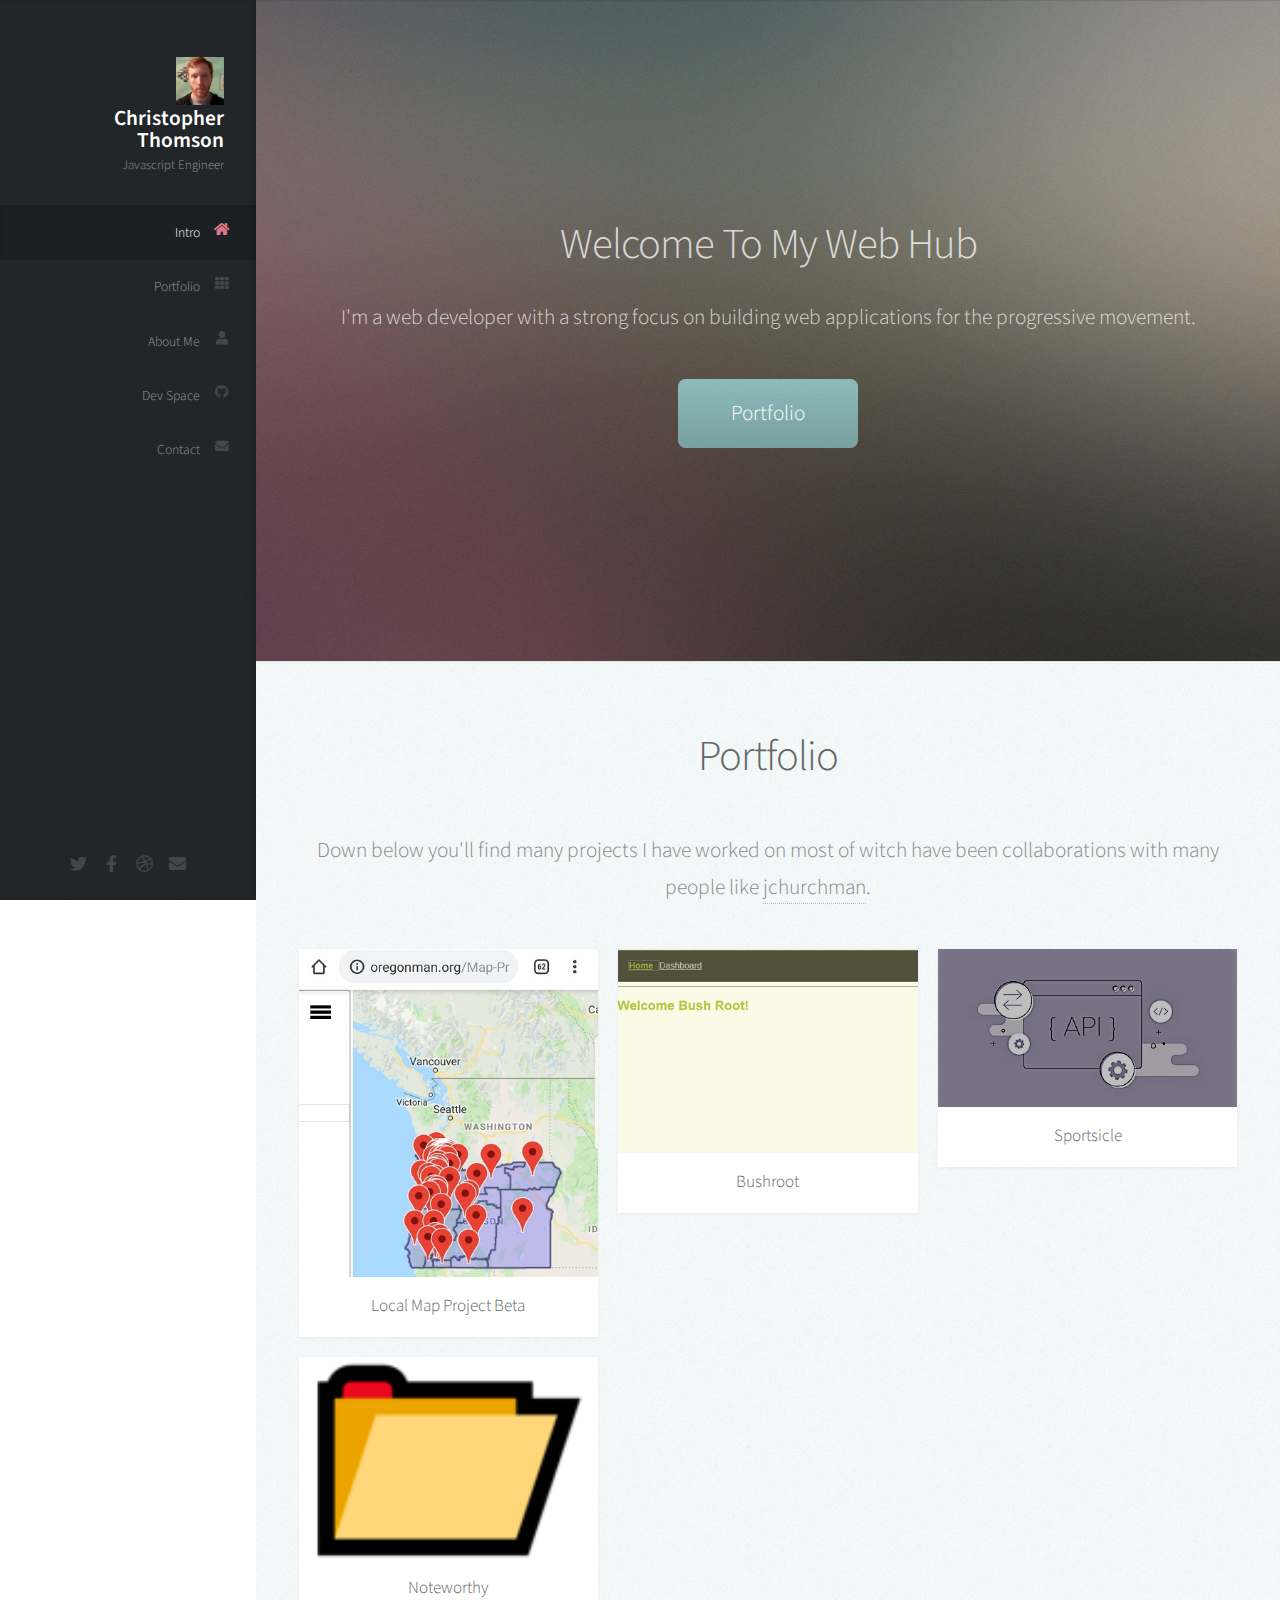
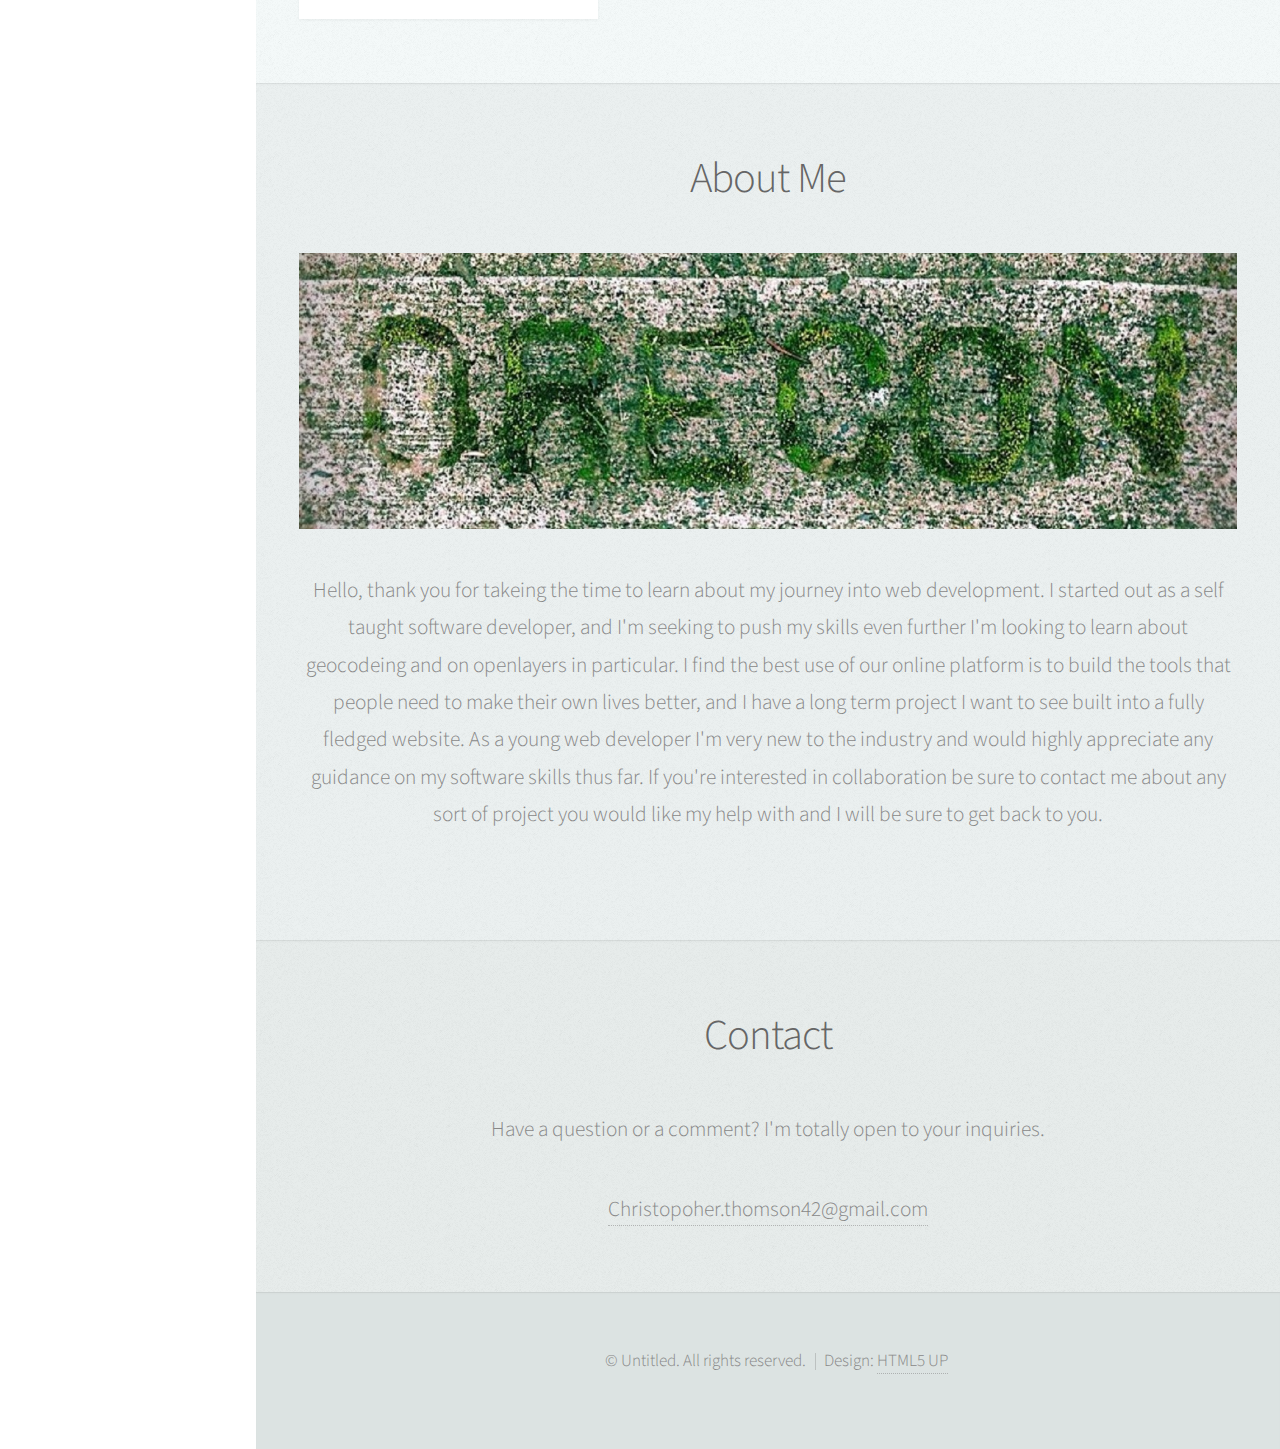
<file: index.html>
<!DOCTYPE HTML>
<!--
	Prologue by HTML5 UP
	html5up.net | @ajlkn
	Free for personal and commercial use under the CCA 3.0 license (html5up.net/license)
-->
<html>
	<head>
		<title>Oregonman.org</title>
		<meta charset="utf-8" />
		<meta name="viewport" content="width=device-width, initial-scale=1, user-scalable=no" />
		<link rel="stylesheet" href="assets/css/main.css" />
	</head>
	<body class="is-preload">

		<!-- Header -->
			<div id="header">

				<div class="top">

					<!-- Logo -->
						<div id="logo">
							<span class="image avatar48"><img src="images/headshot.jpg" alt="" /></span>
							<h1 id="title">Christopher Thomson</h1>
							<p>Javascript Engineer</p>
						</div>

					<!-- Nav -->
						<nav id="nav">
							<ul>
								<li><a href="#top" id="top-link"><span class="icon solid fa-home">Intro</span></a></li>
								<li><a href="#portfolio" id="portfolio-link"><span class="icon solid fa-th">Portfolio</span></a></li>
                                <li><a href="#about" id="about-link"><span class="icon solid fa-user">About Me</span></a></li>
                                <li><a href="https://github.com/Thomson42" id="about-link"><span class="icon brands fa-github">Dev Space</span></a></li>
								<li><a href="#contact" id="contact-link"><span class="icon solid fa-envelope">Contact</span></a></li>
							</ul>
						</nav>

				</div>

				<div class="bottom">

					<!-- Social Icons -->
						<ul class="icons">
							<li><a href="https://twitter.com/TyrChristopher" class="icon brands fa-twitter"><span class="label">Twitter</span></a></li>
							<li><a href="https://www.facebook.com/christopher.thomson42" class="icon brands fa-facebook-f"><span class="label">Facebook</span></a></li>
							<li><a href="#" class="icon brands fa-dribbble"><span class="label">Dribbble</span></a></li>
							<li><a href="mailto:christopher.thomson42@gmail.com" class="icon solid fa-envelope"><span class="label">Email</span></a></li>
						</ul>

				</div>

			</div>

		<!-- Main -->
			<div id="main">

				<!-- Intro -->
					<section id="top" class="one dark cover">
						<div class="container">

							<header>
								<h2 class="alt">Welcome To My Web Hub</h2>
								<p>I'm a web developer with a strong focus on building web applications for the progressive movement.</p>
							</header>

							<footer>
								<a href="#portfolio" class="button scrolly">Portfolio</a>
							</footer>

						</div>
					</section>

				<!-- Portfolio -->
					<section id="portfolio" class="two">
						<div class="container">

							<header>
								<h2>Portfolio</h2>
							</header>

							<p>Down below you'll find many projects I have worked on most of witch have been collaborations with
                                 many people like <a href="https://github.com/jchurchman">jchurchman</a>.</p>

							<div class="row">
								<div class="col-4 col-12-mobile">
									<article class="item">
										<a href="http://oregonman.org/Map-Project-Beta/" class="image fit"><img src="images/Map-Project.jpg" alt="" /></a>
										<header>
											<h3>Local Map Project Beta</h3>
										</header>
									</article>
									<article class="item">
										<a href="https://github.com/Thomson42/noteworthy" class="image fit"><img src="images/fileEmoji.png" alt="" /></a>
										<header>
											<h3>Noteworthy</h3>
										</header>
									</article>
								</div>
								<div class="col-4 col-12-mobile">
									<article class="item">
										<a href="http://bushroot.herokuapp.com/" class="image fit"><img src="images/bushroot.png" alt="" /></a>
										<header>
											<h3>Bushroot</h3>
										</header>
									</article>
									<!--<article class="item">
										<a href="#" class="image fit"><img src="images/pic05.jpg" alt="" /></a>
										<header>
											<h3>Natoque Vitae</h3>
										</header>
									</article> -->
								</div>
								<div class="col-4 col-12-mobile">
									<article class="item">
										<a href="https://github.com/Thomson42/sportsicle" class="image fit"><img src="images/an-API.png" alt="" /></a>
										<header>
											<h3>Sportsicle</h3>
										</header>
									</article>
								<!-- <article class="item">
										<a href="#" class="image fit"><img src="images/pic07.jpg" alt="" /></a>
										<header>
											<h3>Orci Convallis</h3>
										</header>
									</article> -->
								</div>
							</div>

						</div>
					</section>

				<!-- About Me -->
					<section id="about" class="three">
						<div class="container">

							<header>
								<h2>About Me</h2>
							</header>

							<a href="#" class="image featured"><img src="images/OregonG.jpg" alt="" /></a>

							<!--<div class="bio-choices" style="float:right">
								<form class="bio-length">
								  <h4>Bio Length</h4>
								  <div>
									<input type="radio" checked="" name="length" id="short">
									<label for="short">Short</label>
								  </div>
								  <div>
									<input type="radio" checked="" name="length" id="medium">
									<label for="medium">Medium</label>
								  </div>
								  <div>
									<input type="radio" name="length" id="long">
									<label for="long">Long</label>
								  </div>
								</form>
								<form class="bio-style col">
								  <h4>Style</h4>
								  <div>
									<input type="radio" checked="" name="style" id="first">
									<label for="first">1st Person</label>
								  </div>
								  <div>
									<input type="radio" name="style" id="third">
									<label for="third">3rd Person</label>
								  </div>
								</form>
								<form class="bio-style col">
								  <h4>Code</h4>
								  <div>
									<input type="radio" checked="" name="code" id="rendered">
									<label for="rendered">Rendered</label>
								  </div>
								  <div>
									<input type="radio" name="code" id="html">
									<label for="html">HTML</label>
								  </div>
								  <div>
									<input type="radio" name="code" id="markdown">
									<label for="markdown">Markdown</label>
								  </div>
								</form>
							  </div> -->

							<p>Hello, thank you for takeing the time to learn about my journey into web development.
								I started out as a self taught software developer, and I'm seeking to push my skills even further 
								I'm looking to learn about geocodeing and on openlayers in particular. I find the best 
								use of our online platform is to build the tools that people need to make their own lives better, 
								and I have a long term project I want to see built into a fully fledged website.
								As a young web developer I'm very new to the industry and would highly appreciate any guidance on
								my software skills thus far. If you're interested in collaboration be sure to contact me about any 
								sort of project you would like my help with and I will be sure to get back to you.</p>

						</div>
					</section>

				<!-- Contact -->
					<section id="contact" class="four">
						<div class="container">

							<header>
								<h2>Contact</h2>
							</header>

							<p>Have a question or a comment? I'm totally open to your inquiries.</p>

							<a href="mailto:christopher.thomson42@gmail.com">
								Christopoher.thomson42@gmail.com
							</a>

						</div>
					</section>

			</div>

		<!-- Footer -->
			<div id="footer">

				<!-- Copyright -->
					<ul class="copyright">
						<li>&copy; Untitled. All rights reserved.</li><li>Design: <a href="http://html5up.net">HTML5 UP</a></li>
					</ul>

			</div>

		<!-- Scripts -->
			<script src="assets/js/jquery.min.js"></script>
			<script src="assets/js/jquery.scrolly.min.js"></script>
			<script src="assets/js/jquery.scrollex.min.js"></script>
			<script src="assets/js/browser.min.js"></script>
			<script src="assets/js/breakpoints.min.js"></script>
			<script src="assets/js/util.js"></script>
			<script src="assets/js/main.js"></script>

	</body>
</html>
</file>
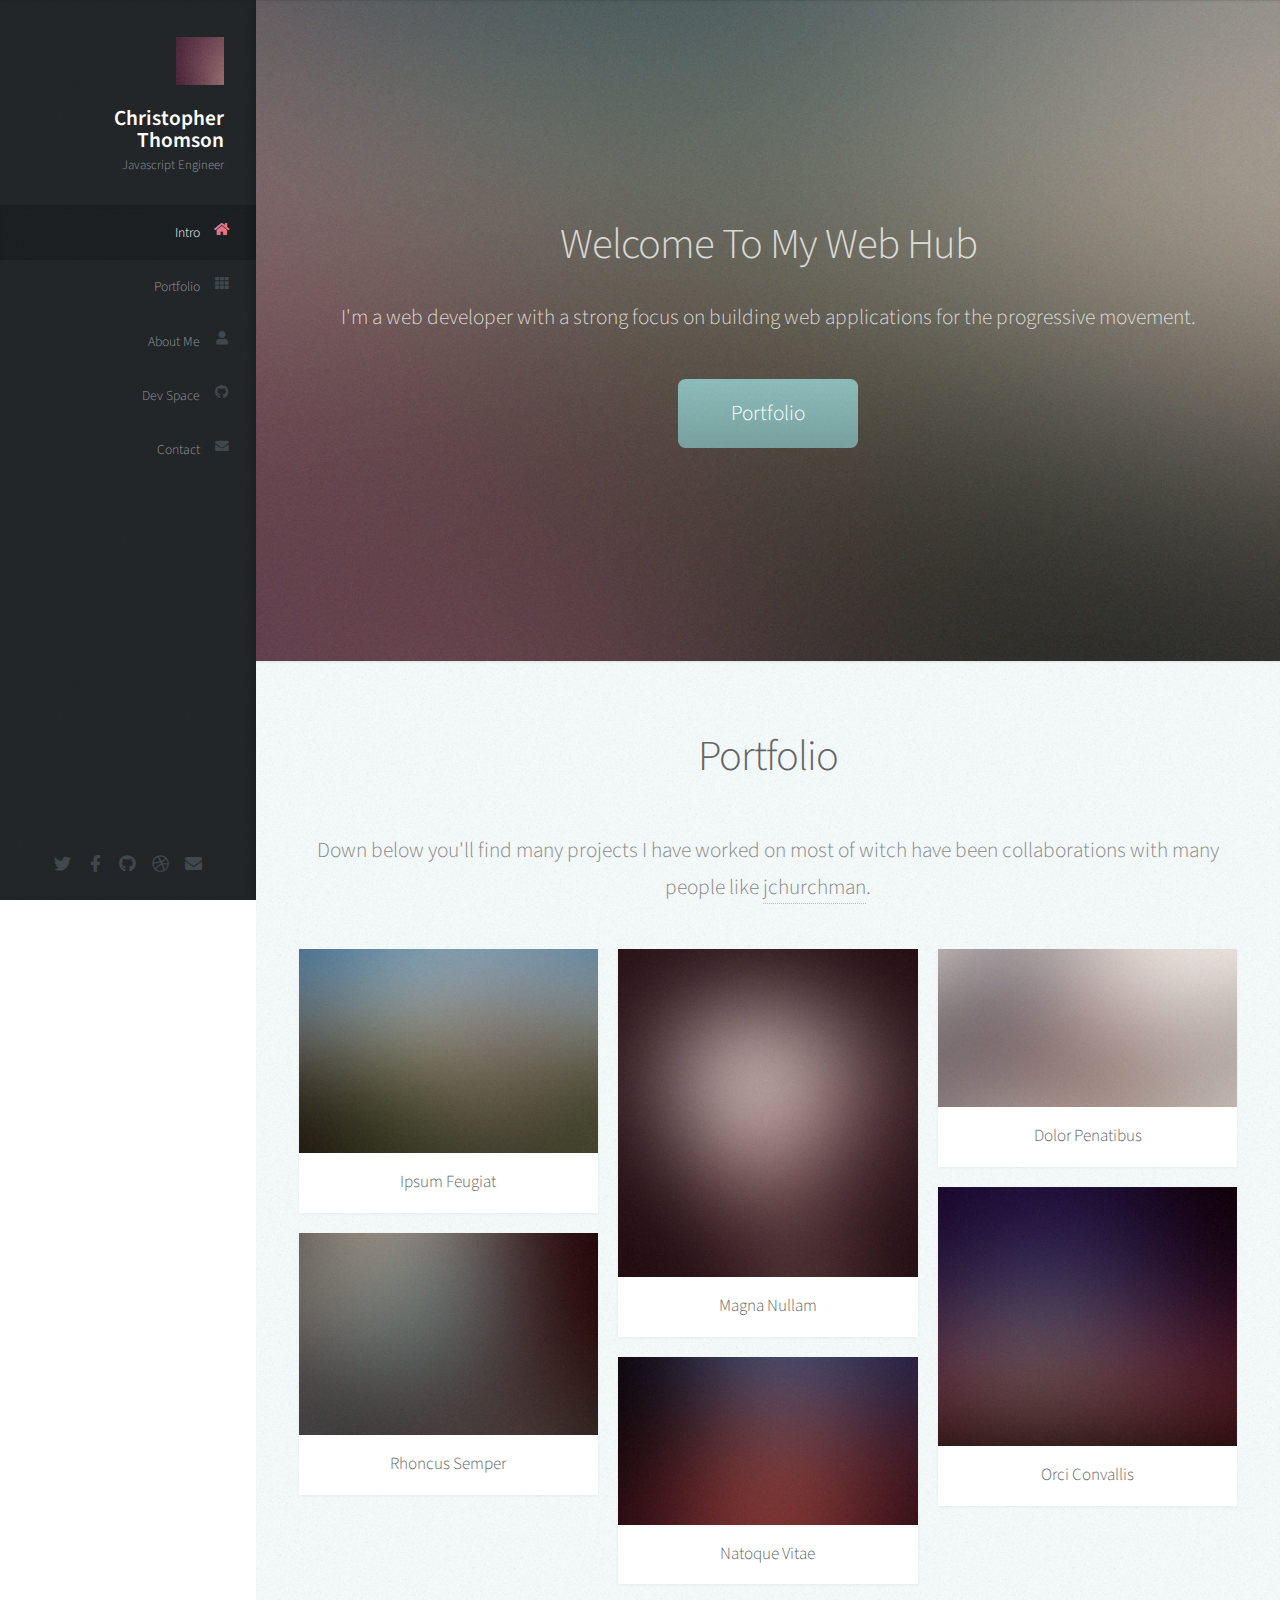
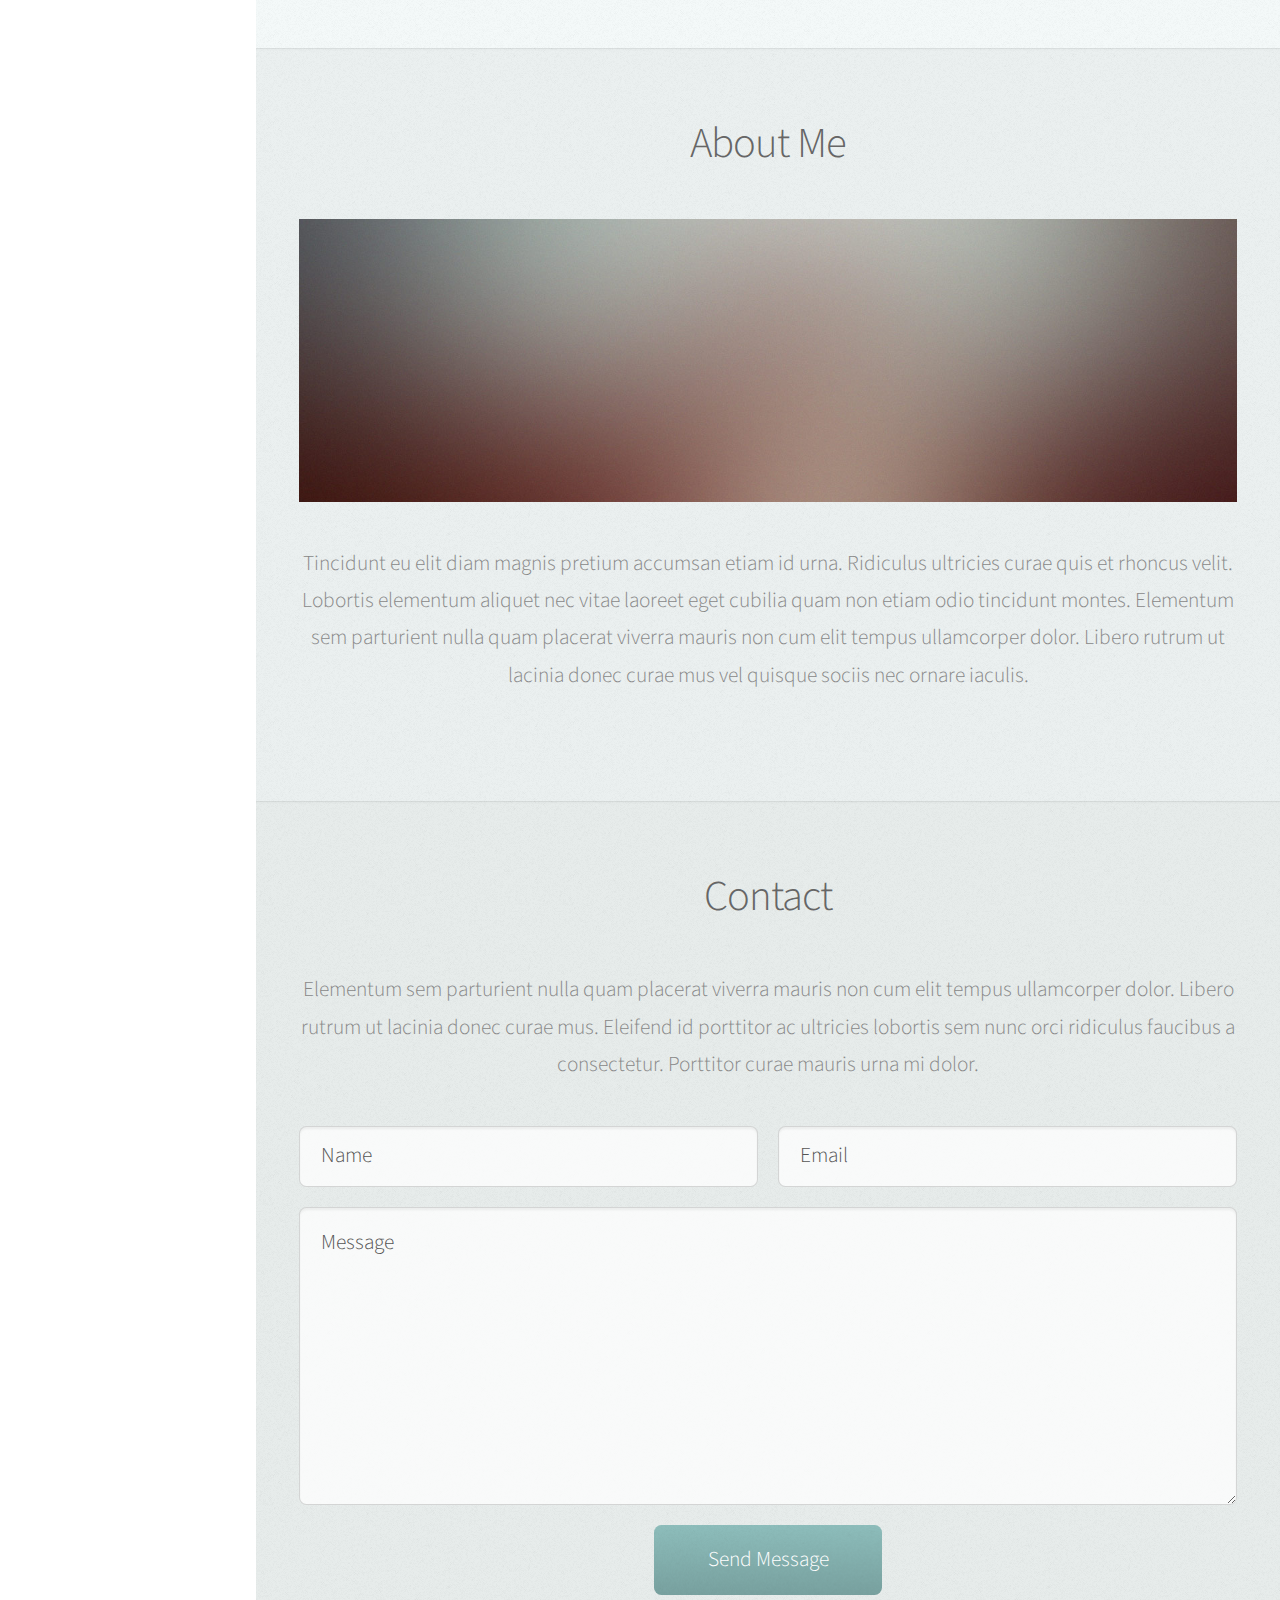
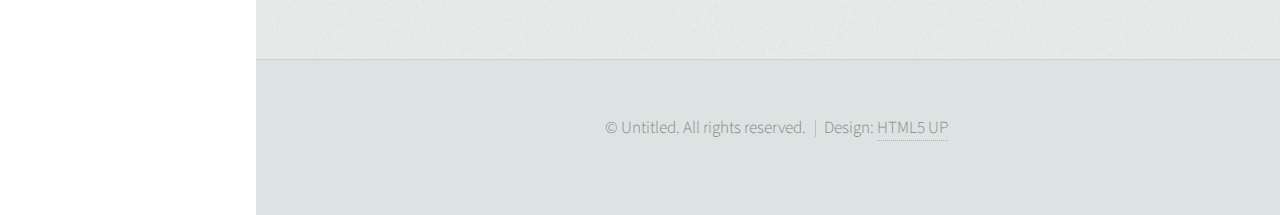
<file: public/index.html>
<!DOCTYPE HTML>
<!--
	Prologue by HTML5 UP
	html5up.net | @ajlkn
	Free for personal and commercial use under the CCA 3.0 license (html5up.net/license)
-->
<html>
	<head>
		<title>Oregonman.org</title>
		<meta charset="utf-8" />
		<meta name="viewport" content="width=device-width, initial-scale=1, user-scalable=no" />
		<link rel="stylesheet" href="assets/css/main.css" />
	</head>
	<body class="is-preload">

		<!-- Header -->
			<div id="header">

				<div class="top">

					<!-- Logo -->
						<div id="logo">
							<span class="image avatar48"><img src="images/avatar.jpg" alt="" /></span>
							<h1 id="title">Christopher Thomson</h1>
							<p>Javascript Engineer</p>
						</div>

					<!-- Nav -->
						<nav id="nav">
							<ul>
								<li><a href="#top" id="top-link"><span class="icon solid fa-home">Intro</span></a></li>
								<li><a href="#portfolio" id="portfolio-link"><span class="icon solid fa-th">Portfolio</span></a></li>
                                <li><a href="#about" id="about-link"><span class="icon solid fa-user">About Me</span></a></li>
                                <li><a href="#about" id="about-link"><span class="icon brands fa-github">Dev Space</span></a></li>
								<li><a href="#contact" id="contact-link"><span class="icon solid fa-envelope">Contact</span></a></li>
							</ul>
						</nav>

				</div>

				<div class="bottom">

					<!-- Social Icons -->
						<ul class="icons">
							<li><a href="#" class="icon brands fa-twitter"><span class="label">Twitter</span></a></li>
							<li><a href="#" class="icon brands fa-facebook-f"><span class="label">Facebook</span></a></li>
							<li><a href="#" class="icon brands fa-github"><span class="label">Github</span></a></li>
							<li><a href="#" class="icon brands fa-dribbble"><span class="label">Dribbble</span></a></li>
							<li><a href="#" class="icon solid fa-envelope"><span class="label">Email</span></a></li>
						</ul>

				</div>

			</div>

		<!-- Main -->
			<div id="main">

				<!-- Intro -->
					<section id="top" class="one dark cover">
						<div class="container">

							<header>
								<h2 class="alt">Welcome To My Web Hub</h2>
								<p>I'm a web developer with a strong focus on building web applications for the progressive movement.</p>
							</header>

							<footer>
								<a href="#portfolio" class="button scrolly">Portfolio</a>
							</footer>

						</div>
					</section>

				<!-- Portfolio -->
					<section id="portfolio" class="two">
						<div class="container">

							<header>
								<h2>Portfolio</h2>
							</header>

							<p>Down below you'll find many projects I have worked on most of witch have been collaborations with
                                 many people like <a href="https://github.com/jchurchman">jchurchman</a>.</p>

							<div class="row">
								<div class="col-4 col-12-mobile">
									<article class="item">
										<a href="#" class="image fit"><img src="images/pic02.jpg" alt="" /></a>
										<header>
											<h3>Ipsum Feugiat</h3>
										</header>
									</article>
									<article class="item">
										<a href="#" class="image fit"><img src="images/pic03.jpg" alt="" /></a>
										<header>
											<h3>Rhoncus Semper</h3>
										</header>
									</article>
								</div>
								<div class="col-4 col-12-mobile">
									<article class="item">
										<a href="#" class="image fit"><img src="images/pic04.jpg" alt="" /></a>
										<header>
											<h3>Magna Nullam</h3>
										</header>
									</article>
									<article class="item">
										<a href="#" class="image fit"><img src="images/pic05.jpg" alt="" /></a>
										<header>
											<h3>Natoque Vitae</h3>
										</header>
									</article>
								</div>
								<div class="col-4 col-12-mobile">
									<article class="item">
										<a href="#" class="image fit"><img src="images/pic06.jpg" alt="" /></a>
										<header>
											<h3>Dolor Penatibus</h3>
										</header>
									</article>
									<article class="item">
										<a href="#" class="image fit"><img src="images/pic07.jpg" alt="" /></a>
										<header>
											<h3>Orci Convallis</h3>
										</header>
									</article>
								</div>
							</div>

						</div>
					</section>

				<!-- About Me -->
					<section id="about" class="three">
						<div class="container">

							<header>
								<h2>About Me</h2>
							</header>

							<a href="#" class="image featured"><img src="images/pic08.jpg" alt="" /></a>

							<p>Tincidunt eu elit diam magnis pretium accumsan etiam id urna. Ridiculus
							ultricies curae quis et rhoncus velit. Lobortis elementum aliquet nec vitae
							laoreet eget cubilia quam non etiam odio tincidunt montes. Elementum sem
							parturient nulla quam placerat viverra mauris non cum elit tempus ullamcorper
							dolor. Libero rutrum ut lacinia donec curae mus vel quisque sociis nec
							ornare iaculis.</p>

						</div>
					</section>

				<!-- Contact -->
					<section id="contact" class="four">
						<div class="container">

							<header>
								<h2>Contact</h2>
							</header>

							<p>Elementum sem parturient nulla quam placerat viverra
							mauris non cum elit tempus ullamcorper dolor. Libero rutrum ut lacinia
							donec curae mus. Eleifend id porttitor ac ultricies lobortis sem nunc
							orci ridiculus faucibus a consectetur. Porttitor curae mauris urna mi dolor.</p>

							<form method="post" action="#">
								<div class="row">
									<div class="col-6 col-12-mobile"><input type="text" name="name" placeholder="Name" /></div>
									<div class="col-6 col-12-mobile"><input type="text" name="email" placeholder="Email" /></div>
									<div class="col-12">
										<textarea name="message" placeholder="Message"></textarea>
									</div>
									<div class="col-12">
										<input type="submit" value="Send Message" />
									</div>
								</div>
							</form>

						</div>
					</section>

			</div>

		<!-- Footer -->
			<div id="footer">

				<!-- Copyright -->
					<ul class="copyright">
						<li>&copy; Untitled. All rights reserved.</li><li>Design: <a href="http://html5up.net">HTML5 UP</a></li>
					</ul>

			</div>

		<!-- Scripts -->
			<script src="assets/js/jquery.min.js"></script>
			<script src="assets/js/jquery.scrolly.min.js"></script>
			<script src="assets/js/jquery.scrollex.min.js"></script>
			<script src="assets/js/browser.min.js"></script>
			<script src="assets/js/breakpoints.min.js"></script>
			<script src="assets/js/util.js"></script>
			<script src="assets/js/main.js"></script>

	</body>
</html>
</file>
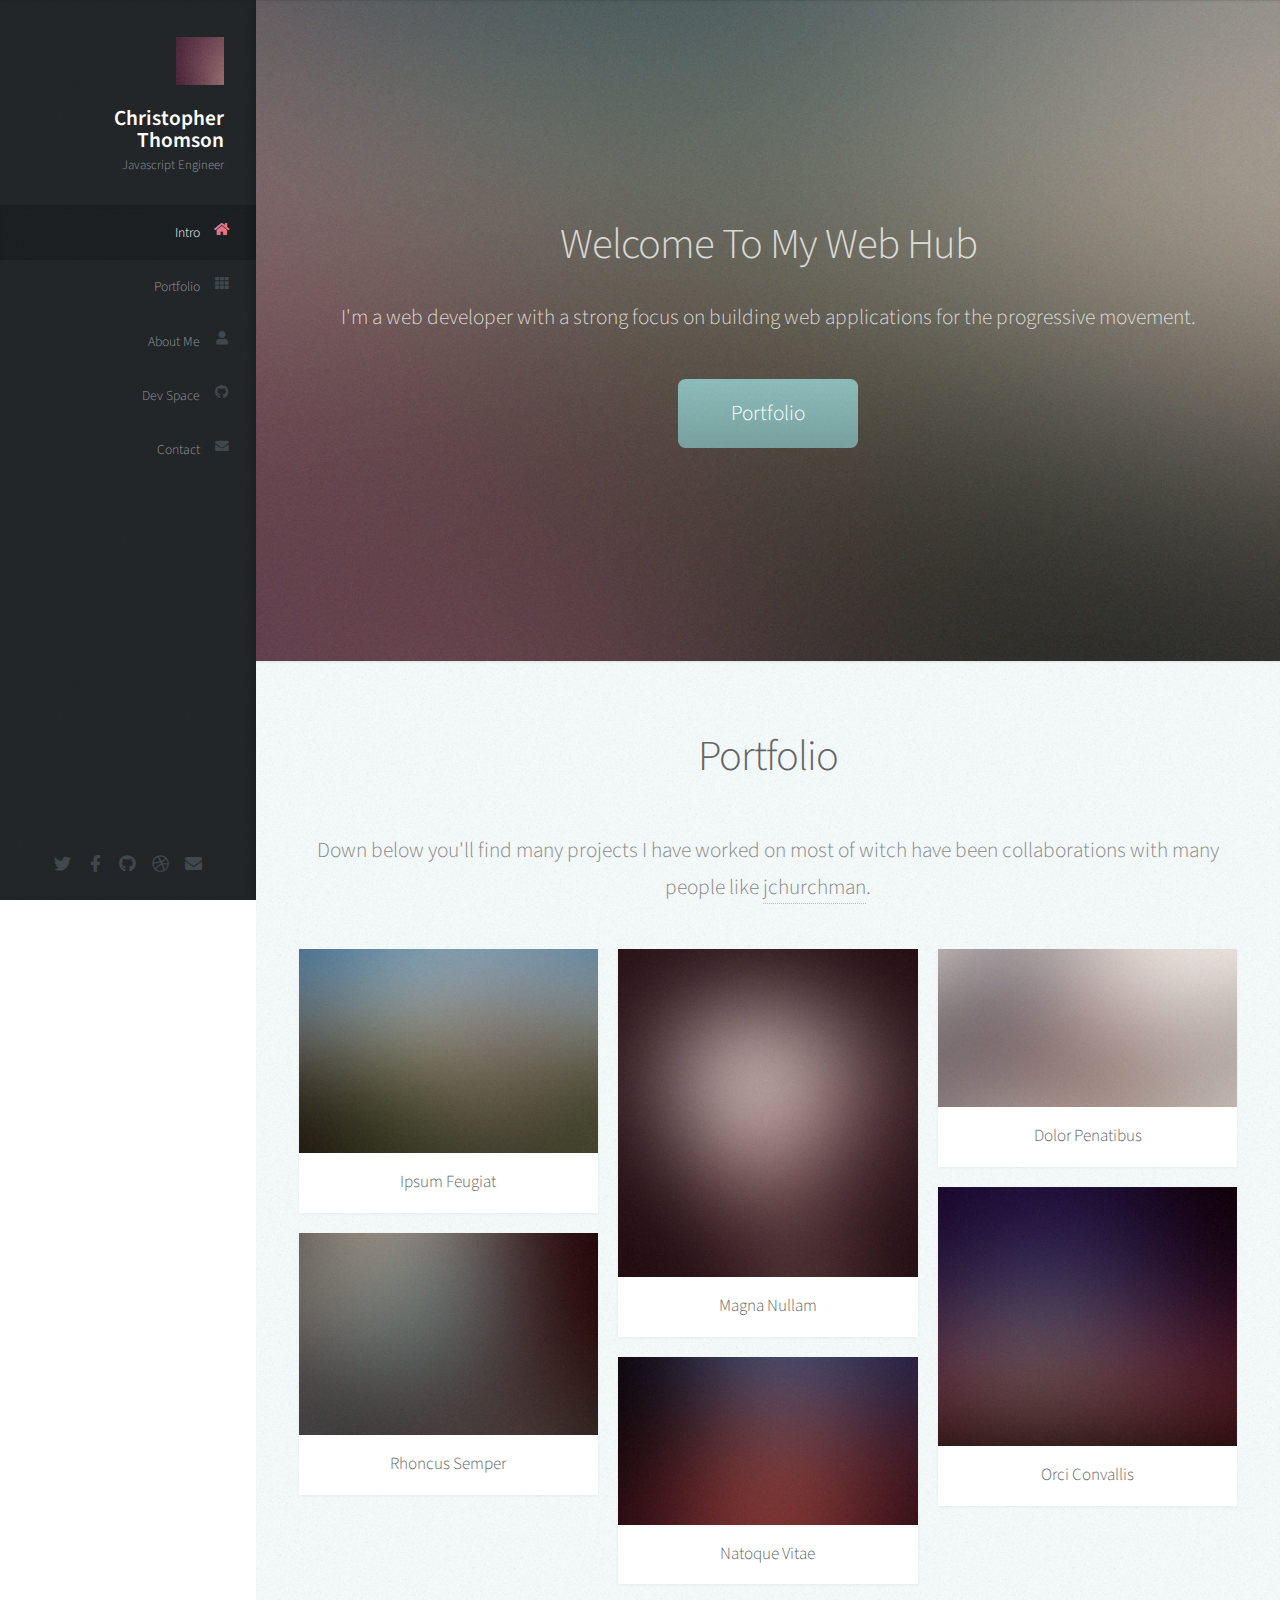
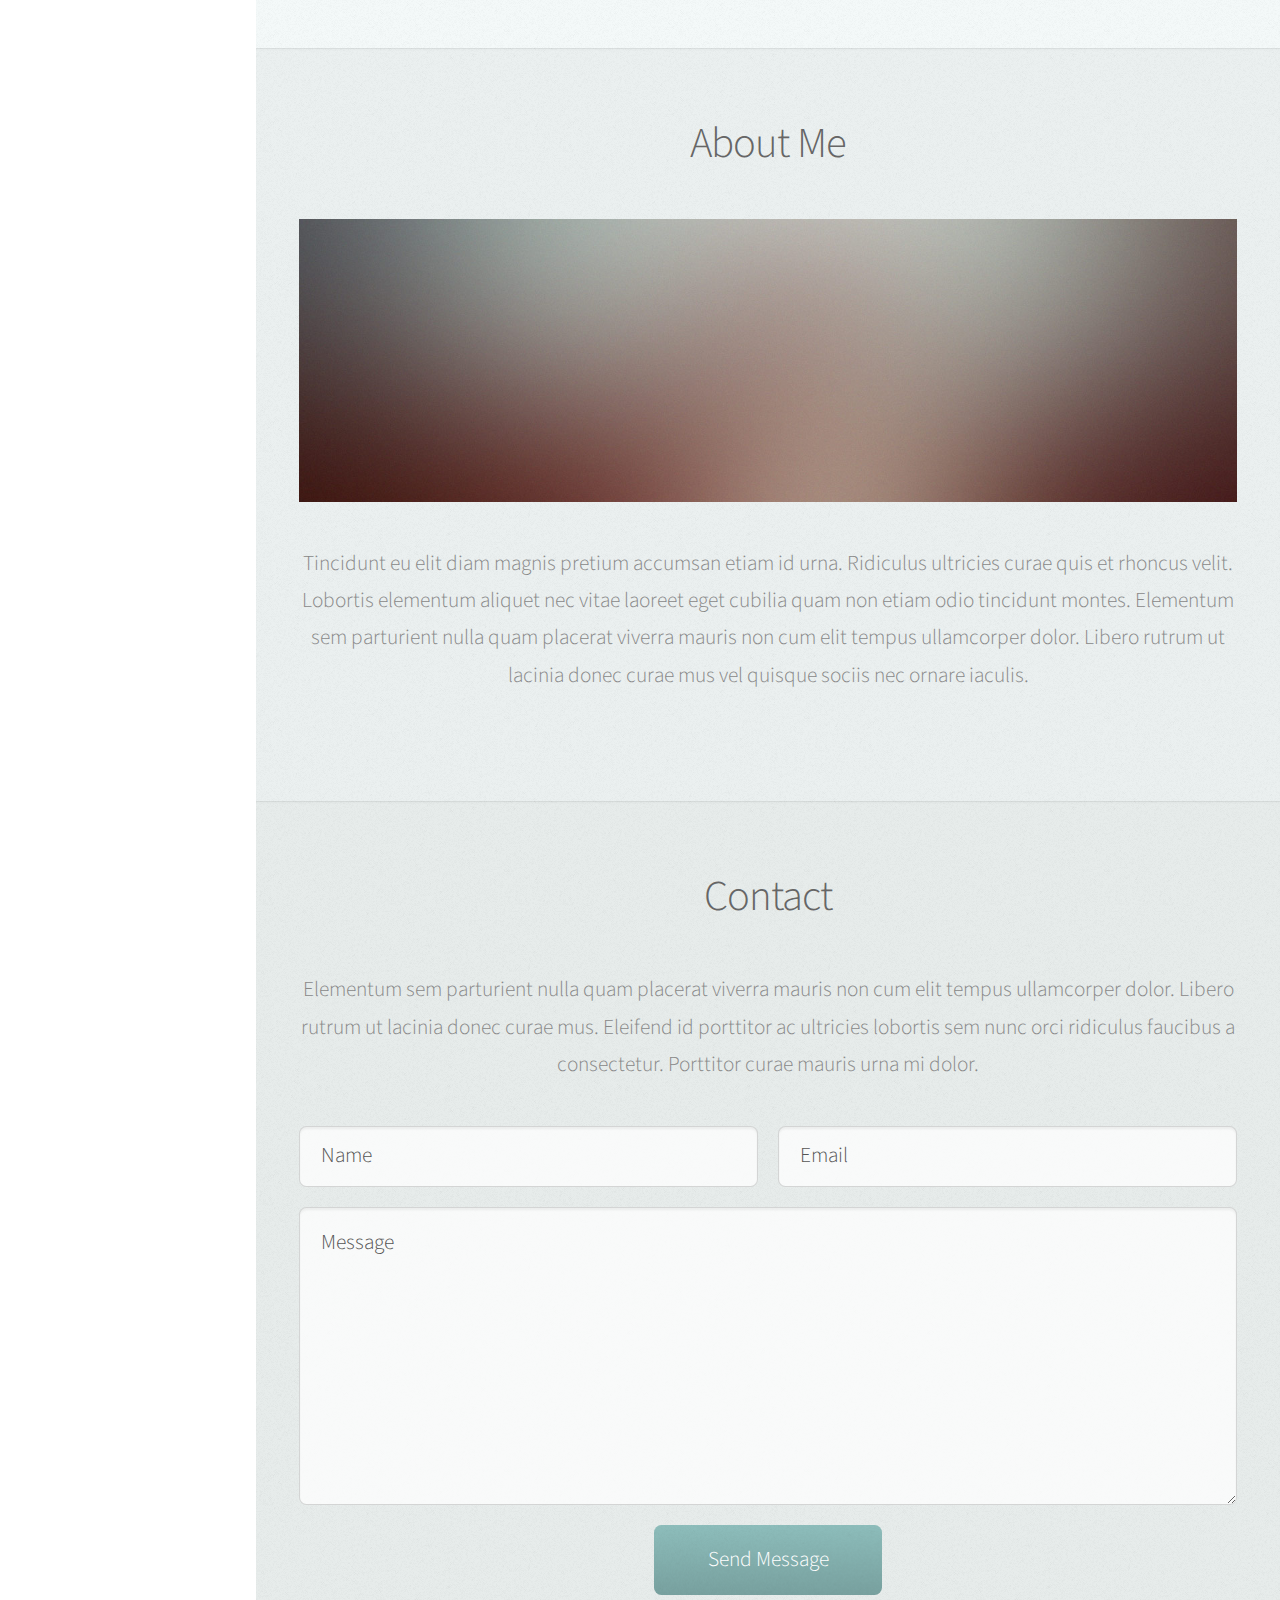
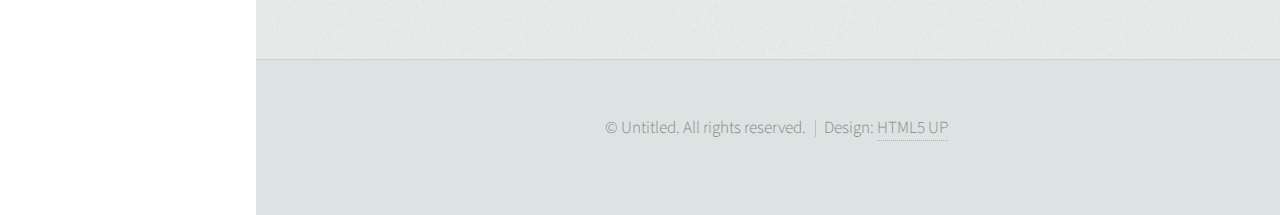
<file: Thomson42.github.io.git/public/index.html>
<!DOCTYPE HTML>
<!--
	Prologue by HTML5 UP
	html5up.net | @ajlkn
	Free for personal and commercial use under the CCA 3.0 license (html5up.net/license)
-->
<html>
	<head>
		<title>Oregon.man</title>
		<meta charset="utf-8" />
		<meta name="viewport" content="width=device-width, initial-scale=1, user-scalable=no" />
		<link rel="stylesheet" href="assets/css/main.css" />
	</head>
	<body class="is-preload">

		<!-- Header -->
			<div id="header">

				<div class="top">

					<!-- Logo -->
						<div id="logo">
							<span class="image avatar48"><img src="images/avatar.jpg" alt="" /></span>
							<h1 id="title">Christopher Thomson</h1>
							<p>Javascript Engineer</p>
						</div>

					<!-- Nav -->
						<nav id="nav">
							<ul>
								<li><a href="#top" id="top-link"><span class="icon solid fa-home">Intro</span></a></li>
								<li><a href="#portfolio" id="portfolio-link"><span class="icon solid fa-th">Portfolio</span></a></li>
                                <li><a href="#about" id="about-link"><span class="icon solid fa-user">About Me</span></a></li>
                                <li><a href="#about" id="about-link"><span class="icon brands fa-github">Dev Space</span></a></li>
								<li><a href="#contact" id="contact-link"><span class="icon solid fa-envelope">Contact</span></a></li>
							</ul>
						</nav>

				</div>

				<div class="bottom">

					<!-- Social Icons -->
						<ul class="icons">
							<li><a href="#" class="icon brands fa-twitter"><span class="label">Twitter</span></a></li>
							<li><a href="#" class="icon brands fa-facebook-f"><span class="label">Facebook</span></a></li>
							<li><a href="#" class="icon brands fa-github"><span class="label">Github</span></a></li>
							<li><a href="#" class="icon brands fa-dribbble"><span class="label">Dribbble</span></a></li>
							<li><a href="#" class="icon solid fa-envelope"><span class="label">Email</span></a></li>
						</ul>

				</div>

			</div>

		<!-- Main -->
			<div id="main">

				<!-- Intro -->
					<section id="top" class="one dark cover">
						<div class="container">

							<header>
								<h2 class="alt">Welcome To My Web Hub</h2>
								<p>I'm a web developer with a strong focus on building web applications for the progressive movement.</p>
							</header>

							<footer>
								<a href="#portfolio" class="button scrolly">Portfolio</a>
							</footer>

						</div>
					</section>

				<!-- Portfolio -->
					<section id="portfolio" class="two">
						<div class="container">

							<header>
								<h2>Portfolio</h2>
							</header>

							<p>Down below you'll find many projects I have worked on most of witch have been collaborations with
                                 many people like <a href="https://github.com/jchurchman">jchurchman</a>.</p>

							<div class="row">
								<div class="col-4 col-12-mobile">
									<article class="item">
										<a href="#" class="image fit"><img src="images/pic02.jpg" alt="" /></a>
										<header>
											<h3>Ipsum Feugiat</h3>
										</header>
									</article>
									<article class="item">
										<a href="#" class="image fit"><img src="images/pic03.jpg" alt="" /></a>
										<header>
											<h3>Rhoncus Semper</h3>
										</header>
									</article>
								</div>
								<div class="col-4 col-12-mobile">
									<article class="item">
										<a href="#" class="image fit"><img src="images/pic04.jpg" alt="" /></a>
										<header>
											<h3>Magna Nullam</h3>
										</header>
									</article>
									<article class="item">
										<a href="#" class="image fit"><img src="images/pic05.jpg" alt="" /></a>
										<header>
											<h3>Natoque Vitae</h3>
										</header>
									</article>
								</div>
								<div class="col-4 col-12-mobile">
									<article class="item">
										<a href="#" class="image fit"><img src="images/pic06.jpg" alt="" /></a>
										<header>
											<h3>Dolor Penatibus</h3>
										</header>
									</article>
									<article class="item">
										<a href="#" class="image fit"><img src="images/pic07.jpg" alt="" /></a>
										<header>
											<h3>Orci Convallis</h3>
										</header>
									</article>
								</div>
							</div>

						</div>
					</section>

				<!-- About Me -->
					<section id="about" class="three">
						<div class="container">

							<header>
								<h2>About Me</h2>
							</header>

							<a href="#" class="image featured"><img src="images/pic08.jpg" alt="" /></a>

							<p>Tincidunt eu elit diam magnis pretium accumsan etiam id urna. Ridiculus
							ultricies curae quis et rhoncus velit. Lobortis elementum aliquet nec vitae
							laoreet eget cubilia quam non etiam odio tincidunt montes. Elementum sem
							parturient nulla quam placerat viverra mauris non cum elit tempus ullamcorper
							dolor. Libero rutrum ut lacinia donec curae mus vel quisque sociis nec
							ornare iaculis.</p>

						</div>
					</section>

				<!-- Contact -->
					<section id="contact" class="four">
						<div class="container">

							<header>
								<h2>Contact</h2>
							</header>

							<p>Elementum sem parturient nulla quam placerat viverra
							mauris non cum elit tempus ullamcorper dolor. Libero rutrum ut lacinia
							donec curae mus. Eleifend id porttitor ac ultricies lobortis sem nunc
							orci ridiculus faucibus a consectetur. Porttitor curae mauris urna mi dolor.</p>

							<form method="post" action="#">
								<div class="row">
									<div class="col-6 col-12-mobile"><input type="text" name="name" placeholder="Name" /></div>
									<div class="col-6 col-12-mobile"><input type="text" name="email" placeholder="Email" /></div>
									<div class="col-12">
										<textarea name="message" placeholder="Message"></textarea>
									</div>
									<div class="col-12">
										<input type="submit" value="Send Message" />
									</div>
								</div>
							</form>

						</div>
					</section>

			</div>

		<!-- Footer -->
			<div id="footer">

				<!-- Copyright -->
					<ul class="copyright">
						<li>&copy; Untitled. All rights reserved.</li><li>Design: <a href="http://html5up.net">HTML5 UP</a></li>
					</ul>

			</div>

		<!-- Scripts -->
			<script src="assets/js/jquery.min.js"></script>
			<script src="assets/js/jquery.scrolly.min.js"></script>
			<script src="assets/js/jquery.scrollex.min.js"></script>
			<script src="assets/js/browser.min.js"></script>
			<script src="assets/js/breakpoints.min.js"></script>
			<script src="assets/js/util.js"></script>
			<script src="assets/js/main.js"></script>

	</body>
</html>
</file>
<file: assets/css/main.css>
@import url("fontawesome-all.min.css");
@import url("https://fonts.googleapis.com/css?family=Source+Sans+Pro:300,300italic,400,600");

/*
	Prologue by HTML5 UP
	html5up.net | @ajlkn
	Free for personal and commercial use under the CCA 3.0 license (html5up.net/license)
*/

html, body, div, span, applet, object,
iframe, h1, h2, h3, h4, h5, h6, p, blockquote,
pre, a, abbr, acronym, address, big, cite,
code, del, dfn, em, img, ins, kbd, q, s, samp,
small, strike, strong, sub, sup, tt, var, b,
u, i, center, dl, dt, dd, ol, ul, li, fieldset,
form, label, legend, table, caption, tbody,
tfoot, thead, tr, th, td, article, aside,
canvas, details, embed, figure, figcaption,
footer, header, hgroup, menu, nav, output, ruby,
section, summary, time, mark, audio, video {
	margin: 0;
	padding: 0;
	border: 0;
	font-size: 100%;
	font: inherit;
	vertical-align: baseline;}

article, aside, details, figcaption, figure,
footer, header, hgroup, menu, nav, section {
	display: block;}

body {
	line-height: 1;
}

ol, ul {
	list-style: none;
}

blockquote, q {
	quotes: none;
}

	blockquote:before, blockquote:after, q:before, q:after {
		content: '';
		content: none;
	}

table {
	border-collapse: collapse;
	border-spacing: 0;
}

body {
	-webkit-text-size-adjust: none;
}

mark {
	background-color: transparent;
	color: inherit;
}

input::-moz-focus-inner {
	border: 0;
	padding: 0;
}

input, select, textarea {
	-moz-appearance: none;
	-webkit-appearance: none;
	-ms-appearance: none;
	appearance: none;
}

/* Basic */

	html {
		box-sizing: border-box;
	}

	*, *:before, *:after {
		box-sizing: inherit;
	}

	body {
		background: #fff;
		font-family: 'Source Sans Pro', sans-serif;
		font-size: 19pt;
		font-weight: 300;
		line-height: 1.75em;
		color: #888;
	}

		body.is-preload *, body.is-preload *:before, body.is-preload *:after {
			-moz-animation: none !important;
			-webkit-animation: none !important;
			-ms-animation: none !important;
			animation: none !important;
			-moz-transition: none !important;
			-webkit-transition: none !important;
			-ms-transition: none !important;
			transition: none !important;
		}

	input, textarea, select {
		font-family: 'Source Sans Pro', sans-serif;
		font-size: 19pt;
		font-weight: 300;
		line-height: 1.75em;
		color: #888;
	}

	h1, h2, h3, h4, h5, h6 {
		font-weight: 300;
		color: #666;
		line-height: 1.5em;
	}

	h1 a, h2 a, h3 a, h4 a, h5 a, h6 a {
		color: inherit;
		text-decoration: none;
	}

		h1 a strong, h2 a strong, h3 a strong, h4 a strong, h5 a strong, h6 a strong {
			color: #333;
		}

	h2 {
		font-size: 2em;
		letter-spacing: -1px;
	}

		h2.alt {
			color: #888;
		}

			h2.alt strong {
				color: #666;
			}

	h3 {
		font-size: 1.5em;
	}

	header {
		margin: 0 0 2em 0;
	}

		header > p {
			margin: 1em 0 0 0;
		}

	footer {
		margin: 2em 0 0 0;
	}

	strong, b {
		font-weight: 300;
		color: #666;
	}

	em, i {
		font-style: italic;
	}

	a {
		text-decoration: none;
		color: inherit;
		border-bottom: dotted 1px rgba(128, 128, 128, 0.5);
		-moz-transition: color 0.35s ease-in-out, border-bottom-color 0.35s ease-in-out;
		-webkit-transition: color 0.35s ease-in-out, border-bottom-color 0.35s ease-in-out;
		-ms-transition: color 0.35s ease-in-out, border-bottom-color 0.35s ease-in-out;
		transition: color 0.35s ease-in-out, border-bottom-color 0.35s ease-in-out;
		outline: 0;
	}

		a:hover {
			color: #E27689;
			border-bottom-color: rgba(255, 255, 255, 0);
		}

	sub {
		position: relative;
		top: 0.5em;
		font-size: 0.8em;
	}

	sup {
		position: relative;
		top: -0.5em;
		font-size: 0.8em;
	}

	hr {
		border: 0;
		border-top: solid 1px #ddd;
	}

	blockquote {
		border-left: solid 0.5em #ddd;
		padding: 1em 0 1em 2em;
		font-style: italic;
	}

	p, ul, ol, dl, table {
		margin-bottom: 2em;
	}

	br.clear {
		clear: both;
	}

/* Container */

	.container {
		margin: 0 auto;
		max-width: 100%;
		width: 1400px;
	}

		@media screen and (min-width: 961px) and (max-width: 1880px) {

			.container {
				width: 1200px;
			}

		}

		@media screen and (min-width: 961px) and (max-width: 1620px) {

			.container {
				width: 960px;
			}

		}

		@media screen and (min-width: 961px) and (max-width: 1320px) {

			.container {
				width: 100%;
			}

		}

		@media screen and (max-width: 960px) {

			.container {
				width: 100%;
			}

		}

		@media screen and (max-width: 736px) {

			.container {
				width: 100%;
			}

		}

/* Row */

	.row {
		display: flex;
		flex-wrap: wrap;
		box-sizing: border-box;
		align-items: stretch;
	}

		.row > * {
			box-sizing: border-box;
		}

		.row.gtr-uniform > * > :last-child {
			margin-bottom: 0;
		}

		.row.aln-left {
			justify-content: flex-start;
		}

		.row.aln-center {
			justify-content: center;
		}

		.row.aln-right {
			justify-content: flex-end;
		}

		.row.aln-top {
			align-items: flex-start;
		}

		.row.aln-middle {
			align-items: center;
		}

		.row.aln-bottom {
			align-items: flex-end;
		}

		.row > .imp {
			order: -1;
		}

		.row > .col-1 {
			width: 8.33333%;
		}

		.row > .off-1 {
			margin-left: 8.33333%;
		}

		.row > .col-2 {
			width: 16.66667%;
		}

		.row > .off-2 {
			margin-left: 16.66667%;
		}

		.row > .col-3 {
			width: 25%;
		}

		.row > .off-3 {
			margin-left: 25%;
		}

		.row > .col-4 {
			width: 33.33333%;
		}

		.row > .off-4 {
			margin-left: 33.33333%;
		}

		.row > .col-5 {
			width: 41.66667%;
		}

		.row > .off-5 {
			margin-left: 41.66667%;
		}

		.row > .col-6 {
			width: 50%;
		}

		.row > .off-6 {
			margin-left: 50%;
		}

		.row > .col-7 {
			width: 58.33333%;
		}

		.row > .off-7 {
			margin-left: 58.33333%;
		}

		.row > .col-8 {
			width: 66.66667%;
		}

		.row > .off-8 {
			margin-left: 66.66667%;
		}

		.row > .col-9 {
			width: 75%;
		}

		.row > .off-9 {
			margin-left: 75%;
		}

		.row > .col-10 {
			width: 83.33333%;
		}

		.row > .off-10 {
			margin-left: 83.33333%;
		}

		.row > .col-11 {
			width: 91.66667%;
		}

		.row > .off-11 {
			margin-left: 91.66667%;
		}

		.row > .col-12 {
			width: 100%;
		}

		.row > .off-12 {
			margin-left: 100%;
		}

		.row.gtr-0 {
			margin-top: 0px;
			margin-left: 0px;
		}

			.row.gtr-0 > * {
				padding: 0px 0 0 0px;
			}

			.row.gtr-0.gtr-uniform {
				margin-top: 0px;
			}

				.row.gtr-0.gtr-uniform > * {
					padding-top: 0px;
				}

		.row.gtr-25 {
			margin-top: -10px;
			margin-left: -10px;
		}

			.row.gtr-25 > * {
				padding: 10px 0 0 10px;
			}

			.row.gtr-25.gtr-uniform {
				margin-top: -10px;
			}

				.row.gtr-25.gtr-uniform > * {
					padding-top: 10px;
				}

		.row.gtr-50 {
			margin-top: -20px;
			margin-left: -20px;
		}

			.row.gtr-50 > * {
				padding: 20px 0 0 20px;
			}

			.row.gtr-50.gtr-uniform {
				margin-top: -20px;
			}

				.row.gtr-50.gtr-uniform > * {
					padding-top: 20px;
				}

		.row {
			margin-top: -40px;
			margin-left: -40px;
		}

			.row > * {
				padding: 40px 0 0 40px;
			}

			.row.gtr-uniform {
				margin-top: -40px;
			}

				.row.gtr-uniform > * {
					padding-top: 40px;
				}

		.row.gtr-150 {
			margin-top: -60px;
			margin-left: -60px;
		}

			.row.gtr-150 > * {
				padding: 60px 0 0 60px;
			}

			.row.gtr-150.gtr-uniform {
				margin-top: -60px;
			}

				.row.gtr-150.gtr-uniform > * {
					padding-top: 60px;
				}

		.row.gtr-200 {
			margin-top: -80px;
			margin-left: -80px;
		}

			.row.gtr-200 > * {
				padding: 80px 0 0 80px;
			}

			.row.gtr-200.gtr-uniform {
				margin-top: -80px;
			}

				.row.gtr-200.gtr-uniform > * {
					padding-top: 80px;
				}

		@media screen and (min-width: 961px) and (max-width: 1880px) {

			.row {
				display: flex;
				flex-wrap: wrap;
				box-sizing: border-box;
				align-items: stretch;
			}

				.row > * {
					box-sizing: border-box;
				}

				.row.gtr-uniform > * > :last-child {
					margin-bottom: 0;
				}

				.row.aln-left {
					justify-content: flex-start;
				}

				.row.aln-center {
					justify-content: center;
				}

				.row.aln-right {
					justify-content: flex-end;
				}

				.row.aln-top {
					align-items: flex-start;
				}

				.row.aln-middle {
					align-items: center;
				}

				.row.aln-bottom {
					align-items: flex-end;
				}

				.row > .imp-wide {
					order: -1;
				}

				.row > .col-1-wide {
					width: 8.33333%;
				}

				.row > .off-1-wide {
					margin-left: 8.33333%;
				}

				.row > .col-2-wide {
					width: 16.66667%;
				}

				.row > .off-2-wide {
					margin-left: 16.66667%;
				}

				.row > .col-3-wide {
					width: 25%;
				}

				.row > .off-3-wide {
					margin-left: 25%;
				}

				.row > .col-4-wide {
					width: 33.33333%;
				}

				.row > .off-4-wide {
					margin-left: 33.33333%;
				}

				.row > .col-5-wide {
					width: 41.66667%;
				}

				.row > .off-5-wide {
					margin-left: 41.66667%;
				}

				.row > .col-6-wide {
					width: 50%;
				}

				.row > .off-6-wide {
					margin-left: 50%;
				}

				.row > .col-7-wide {
					width: 58.33333%;
				}

				.row > .off-7-wide {
					margin-left: 58.33333%;
				}

				.row > .col-8-wide {
					width: 66.66667%;
				}

				.row > .off-8-wide {
					margin-left: 66.66667%;
				}

				.row > .col-9-wide {
					width: 75%;
				}

				.row > .off-9-wide {
					margin-left: 75%;
				}

				.row > .col-10-wide {
					width: 83.33333%;
				}

				.row > .off-10-wide {
					margin-left: 83.33333%;
				}

				.row > .col-11-wide {
					width: 91.66667%;
				}

				.row > .off-11-wide {
					margin-left: 91.66667%;
				}

				.row > .col-12-wide {
					width: 100%;
				}

				.row > .off-12-wide {
					margin-left: 100%;
				}

				.row.gtr-0 {
					margin-top: 0px;
					margin-left: 0px;
				}

					.row.gtr-0 > * {
						padding: 0px 0 0 0px;
					}

					.row.gtr-0.gtr-uniform {
						margin-top: 0px;
					}

						.row.gtr-0.gtr-uniform > * {
							padding-top: 0px;
						}

				.row.gtr-25 {
					margin-top: -10px;
					margin-left: -10px;
				}

					.row.gtr-25 > * {
						padding: 10px 0 0 10px;
					}

					.row.gtr-25.gtr-uniform {
						margin-top: -10px;
					}

						.row.gtr-25.gtr-uniform > * {
							padding-top: 10px;
						}

				.row.gtr-50 {
					margin-top: -20px;
					margin-left: -20px;
				}

					.row.gtr-50 > * {
						padding: 20px 0 0 20px;
					}

					.row.gtr-50.gtr-uniform {
						margin-top: -20px;
					}

						.row.gtr-50.gtr-uniform > * {
							padding-top: 20px;
						}

				.row {
					margin-top: -40px;
					margin-left: -40px;
				}

					.row > * {
						padding: 40px 0 0 40px;
					}

					.row.gtr-uniform {
						margin-top: -40px;
					}

						.row.gtr-uniform > * {
							padding-top: 40px;
						}

				.row.gtr-150 {
					margin-top: -60px;
					margin-left: -60px;
				}

					.row.gtr-150 > * {
						padding: 60px 0 0 60px;
					}

					.row.gtr-150.gtr-uniform {
						margin-top: -60px;
					}

						.row.gtr-150.gtr-uniform > * {
							padding-top: 60px;
						}

				.row.gtr-200 {
					margin-top: -80px;
					margin-left: -80px;
				}

					.row.gtr-200 > * {
						padding: 80px 0 0 80px;
					}

					.row.gtr-200.gtr-uniform {
						margin-top: -80px;
					}

						.row.gtr-200.gtr-uniform > * {
							padding-top: 80px;
						}

		}

		@media screen and (min-width: 961px) and (max-width: 1620px) {

			.row {
				display: flex;
				flex-wrap: wrap;
				box-sizing: border-box;
				align-items: stretch;
			}

				.row > * {
					box-sizing: border-box;
				}

				.row.gtr-uniform > * > :last-child {
					margin-bottom: 0;
				}

				.row.aln-left {
					justify-content: flex-start;
				}

				.row.aln-center {
					justify-content: center;
				}

				.row.aln-right {
					justify-content: flex-end;
				}

				.row.aln-top {
					align-items: flex-start;
				}

				.row.aln-middle {
					align-items: center;
				}

				.row.aln-bottom {
					align-items: flex-end;
				}

				.row > .imp-normal {
					order: -1;
				}

				.row > .col-1-normal {
					width: 8.33333%;
				}

				.row > .off-1-normal {
					margin-left: 8.33333%;
				}

				.row > .col-2-normal {
					width: 16.66667%;
				}

				.row > .off-2-normal {
					margin-left: 16.66667%;
				}

				.row > .col-3-normal {
					width: 25%;
				}

				.row > .off-3-normal {
					margin-left: 25%;
				}

				.row > .col-4-normal {
					width: 33.33333%;
				}

				.row > .off-4-normal {
					margin-left: 33.33333%;
				}

				.row > .col-5-normal {
					width: 41.66667%;
				}

				.row > .off-5-normal {
					margin-left: 41.66667%;
				}

				.row > .col-6-normal {
					width: 50%;
				}

				.row > .off-6-normal {
					margin-left: 50%;
				}

				.row > .col-7-normal {
					width: 58.33333%;
				}

				.row > .off-7-normal {
					margin-left: 58.33333%;
				}

				.row > .col-8-normal {
					width: 66.66667%;
				}

				.row > .off-8-normal {
					margin-left: 66.66667%;
				}

				.row > .col-9-normal {
					width: 75%;
				}

				.row > .off-9-normal {
					margin-left: 75%;
				}

				.row > .col-10-normal {
					width: 83.33333%;
				}

				.row > .off-10-normal {
					margin-left: 83.33333%;
				}

				.row > .col-11-normal {
					width: 91.66667%;
				}

				.row > .off-11-normal {
					margin-left: 91.66667%;
				}

				.row > .col-12-normal {
					width: 100%;
				}

				.row > .off-12-normal {
					margin-left: 100%;
				}

				.row.gtr-0 {
					margin-top: 0px;
					margin-left: 0px;
				}

					.row.gtr-0 > * {
						padding: 0px 0 0 0px;
					}

					.row.gtr-0.gtr-uniform {
						margin-top: 0px;
					}

						.row.gtr-0.gtr-uniform > * {
							padding-top: 0px;
						}

				.row.gtr-25 {
					margin-top: -10px;
					margin-left: -10px;
				}

					.row.gtr-25 > * {
						padding: 10px 0 0 10px;
					}

					.row.gtr-25.gtr-uniform {
						margin-top: -10px;
					}

						.row.gtr-25.gtr-uniform > * {
							padding-top: 10px;
						}

				.row.gtr-50 {
					margin-top: -20px;
					margin-left: -20px;
				}

					.row.gtr-50 > * {
						padding: 20px 0 0 20px;
					}

					.row.gtr-50.gtr-uniform {
						margin-top: -20px;
					}

						.row.gtr-50.gtr-uniform > * {
							padding-top: 20px;
						}

				.row {
					margin-top: -40px;
					margin-left: -40px;
				}

					.row > * {
						padding: 40px 0 0 40px;
					}

					.row.gtr-uniform {
						margin-top: -40px;
					}

						.row.gtr-uniform > * {
							padding-top: 40px;
						}

				.row.gtr-150 {
					margin-top: -60px;
					margin-left: -60px;
				}

					.row.gtr-150 > * {
						padding: 60px 0 0 60px;
					}

					.row.gtr-150.gtr-uniform {
						margin-top: -60px;
					}

						.row.gtr-150.gtr-uniform > * {
							padding-top: 60px;
						}

				.row.gtr-200 {
					margin-top: -80px;
					margin-left: -80px;
				}

					.row.gtr-200 > * {
						padding: 80px 0 0 80px;
					}

					.row.gtr-200.gtr-uniform {
						margin-top: -80px;
					}

						.row.gtr-200.gtr-uniform > * {
							padding-top: 80px;
						}

		}

		@media screen and (min-width: 961px) and (max-width: 1320px) {

			.row {
				display: flex;
				flex-wrap: wrap;
				box-sizing: border-box;
				align-items: stretch;
			}

				.row > * {
					box-sizing: border-box;
				}

				.row.gtr-uniform > * > :last-child {
					margin-bottom: 0;
				}

				.row.aln-left {
					justify-content: flex-start;
				}

				.row.aln-center {
					justify-content: center;
				}

				.row.aln-right {
					justify-content: flex-end;
				}

				.row.aln-top {
					align-items: flex-start;
				}

				.row.aln-middle {
					align-items: center;
				}

				.row.aln-bottom {
					align-items: flex-end;
				}

				.row > .imp-narrow {
					order: -1;
				}

				.row > .col-1-narrow {
					width: 8.33333%;
				}

				.row > .off-1-narrow {
					margin-left: 8.33333%;
				}

				.row > .col-2-narrow {
					width: 16.66667%;
				}

				.row > .off-2-narrow {
					margin-left: 16.66667%;
				}

				.row > .col-3-narrow {
					width: 25%;
				}

				.row > .off-3-narrow {
					margin-left: 25%;
				}

				.row > .col-4-narrow {
					width: 33.33333%;
				}

				.row > .off-4-narrow {
					margin-left: 33.33333%;
				}

				.row > .col-5-narrow {
					width: 41.66667%;
				}

				.row > .off-5-narrow {
					margin-left: 41.66667%;
				}

				.row > .col-6-narrow {
					width: 50%;
				}

				.row > .off-6-narrow {
					margin-left: 50%;
				}

				.row > .col-7-narrow {
					width: 58.33333%;
				}

				.row > .off-7-narrow {
					margin-left: 58.33333%;
				}

				.row > .col-8-narrow {
					width: 66.66667%;
				}

				.row > .off-8-narrow {
					margin-left: 66.66667%;
				}

				.row > .col-9-narrow {
					width: 75%;
				}

				.row > .off-9-narrow {
					margin-left: 75%;
				}

				.row > .col-10-narrow {
					width: 83.33333%;
				}

				.row > .off-10-narrow {
					margin-left: 83.33333%;
				}

				.row > .col-11-narrow {
					width: 91.66667%;
				}

				.row > .off-11-narrow {
					margin-left: 91.66667%;
				}

				.row > .col-12-narrow {
					width: 100%;
				}

				.row > .off-12-narrow {
					margin-left: 100%;
				}

				.row.gtr-0 {
					margin-top: 0px;
					margin-left: 0px;
				}

					.row.gtr-0 > * {
						padding: 0px 0 0 0px;
					}

					.row.gtr-0.gtr-uniform {
						margin-top: 0px;
					}

						.row.gtr-0.gtr-uniform > * {
							padding-top: 0px;
						}

				.row.gtr-25 {
					margin-top: -5px;
					margin-left: -5px;
				}

					.row.gtr-25 > * {
						padding: 5px 0 0 5px;
					}

					.row.gtr-25.gtr-uniform {
						margin-top: -5px;
					}

						.row.gtr-25.gtr-uniform > * {
							padding-top: 5px;
						}

				.row.gtr-50 {
					margin-top: -10px;
					margin-left: -10px;
				}

					.row.gtr-50 > * {
						padding: 10px 0 0 10px;
					}

					.row.gtr-50.gtr-uniform {
						margin-top: -10px;
					}

						.row.gtr-50.gtr-uniform > * {
							padding-top: 10px;
						}

				.row {
					margin-top: -20px;
					margin-left: -20px;
				}

					.row > * {
						padding: 20px 0 0 20px;
					}

					.row.gtr-uniform {
						margin-top: -20px;
					}

						.row.gtr-uniform > * {
							padding-top: 20px;
						}

				.row.gtr-150 {
					margin-top: -30px;
					margin-left: -30px;
				}

					.row.gtr-150 > * {
						padding: 30px 0 0 30px;
					}

					.row.gtr-150.gtr-uniform {
						margin-top: -30px;
					}

						.row.gtr-150.gtr-uniform > * {
							padding-top: 30px;
						}

				.row.gtr-200 {
					margin-top: -40px;
					margin-left: -40px;
				}

					.row.gtr-200 > * {
						padding: 40px 0 0 40px;
					}

					.row.gtr-200.gtr-uniform {
						margin-top: -40px;
					}

						.row.gtr-200.gtr-uniform > * {
							padding-top: 40px;
						}

		}

		@media screen and (max-width: 960px) {

			.row {
				display: flex;
				flex-wrap: wrap;
				box-sizing: border-box;
				align-items: stretch;
			}

				.row > * {
					box-sizing: border-box;
				}

				.row.gtr-uniform > * > :last-child {
					margin-bottom: 0;
				}

				.row.aln-left {
					justify-content: flex-start;
				}

				.row.aln-center {
					justify-content: center;
				}

				.row.aln-right {
					justify-content: flex-end;
				}

				.row.aln-top {
					align-items: flex-start;
				}

				.row.aln-middle {
					align-items: center;
				}

				.row.aln-bottom {
					align-items: flex-end;
				}

				.row > .imp-narrower {
					order: -1;
				}

				.row > .col-1-narrower {
					width: 8.33333%;
				}

				.row > .off-1-narrower {
					margin-left: 8.33333%;
				}

				.row > .col-2-narrower {
					width: 16.66667%;
				}

				.row > .off-2-narrower {
					margin-left: 16.66667%;
				}

				.row > .col-3-narrower {
					width: 25%;
				}

				.row > .off-3-narrower {
					margin-left: 25%;
				}

				.row > .col-4-narrower {
					width: 33.33333%;
				}

				.row > .off-4-narrower {
					margin-left: 33.33333%;
				}

				.row > .col-5-narrower {
					width: 41.66667%;
				}

				.row > .off-5-narrower {
					margin-left: 41.66667%;
				}

				.row > .col-6-narrower {
					width: 50%;
				}

				.row > .off-6-narrower {
					margin-left: 50%;
				}

				.row > .col-7-narrower {
					width: 58.33333%;
				}

				.row > .off-7-narrower {
					margin-left: 58.33333%;
				}

				.row > .col-8-narrower {
					width: 66.66667%;
				}

				.row > .off-8-narrower {
					margin-left: 66.66667%;
				}

				.row > .col-9-narrower {
					width: 75%;
				}

				.row > .off-9-narrower {
					margin-left: 75%;
				}

				.row > .col-10-narrower {
					width: 83.33333%;
				}

				.row > .off-10-narrower {
					margin-left: 83.33333%;
				}

				.row > .col-11-narrower {
					width: 91.66667%;
				}

				.row > .off-11-narrower {
					margin-left: 91.66667%;
				}

				.row > .col-12-narrower {
					width: 100%;
				}

				.row > .off-12-narrower {
					margin-left: 100%;
				}

				.row.gtr-0 {
					margin-top: 0px;
					margin-left: 0px;
				}

					.row.gtr-0 > * {
						padding: 0px 0 0 0px;
					}

					.row.gtr-0.gtr-uniform {
						margin-top: 0px;
					}

						.row.gtr-0.gtr-uniform > * {
							padding-top: 0px;
						}

				.row.gtr-25 {
					margin-top: -5px;
					margin-left: -5px;
				}

					.row.gtr-25 > * {
						padding: 5px 0 0 5px;
					}

					.row.gtr-25.gtr-uniform {
						margin-top: -5px;
					}

						.row.gtr-25.gtr-uniform > * {
							padding-top: 5px;
						}

				.row.gtr-50 {
					margin-top: -10px;
					margin-left: -10px;
				}

					.row.gtr-50 > * {
						padding: 10px 0 0 10px;
					}

					.row.gtr-50.gtr-uniform {
						margin-top: -10px;
					}

						.row.gtr-50.gtr-uniform > * {
							padding-top: 10px;
						}

				.row {
					margin-top: -20px;
					margin-left: -20px;
				}

					.row > * {
						padding: 20px 0 0 20px;
					}

					.row.gtr-uniform {
						margin-top: -20px;
					}

						.row.gtr-uniform > * {
							padding-top: 20px;
						}

				.row.gtr-150 {
					margin-top: -30px;
					margin-left: -30px;
				}

					.row.gtr-150 > * {
						padding: 30px 0 0 30px;
					}

					.row.gtr-150.gtr-uniform {
						margin-top: -30px;
					}

						.row.gtr-150.gtr-uniform > * {
							padding-top: 30px;
						}

				.row.gtr-200 {
					margin-top: -40px;
					margin-left: -40px;
				}

					.row.gtr-200 > * {
						padding: 40px 0 0 40px;
					}

					.row.gtr-200.gtr-uniform {
						margin-top: -40px;
					}

						.row.gtr-200.gtr-uniform > * {
							padding-top: 40px;
						}

		}

		@media screen and (max-width: 736px) {

			.row {
				display: flex;
				flex-wrap: wrap;
				box-sizing: border-box;
				align-items: stretch;
			}

				.row > * {
					box-sizing: border-box;
				}

				.row.gtr-uniform > * > :last-child {
					margin-bottom: 0;
				}

				.row.aln-left {
					justify-content: flex-start;
				}

				.row.aln-center {
					justify-content: center;
				}

				.row.aln-right {
					justify-content: flex-end;
				}

				.row.aln-top {
					align-items: flex-start;
				}

				.row.aln-middle {
					align-items: center;
				}

				.row.aln-bottom {
					align-items: flex-end;
				}

				.row > .imp-mobile {
					order: -1;
				}

				.row > .col-1-mobile {
					width: 8.33333%;
				}

				.row > .off-1-mobile {
					margin-left: 8.33333%;
				}

				.row > .col-2-mobile {
					width: 16.66667%;
				}

				.row > .off-2-mobile {
					margin-left: 16.66667%;
				}

				.row > .col-3-mobile {
					width: 25%;
				}

				.row > .off-3-mobile {
					margin-left: 25%;
				}

				.row > .col-4-mobile {
					width: 33.33333%;
				}

				.row > .off-4-mobile {
					margin-left: 33.33333%;
				}

				.row > .col-5-mobile {
					width: 41.66667%;
				}

				.row > .off-5-mobile {
					margin-left: 41.66667%;
				}

				.row > .col-6-mobile {
					width: 50%;
				}

				.row > .off-6-mobile {
					margin-left: 50%;
				}

				.row > .col-7-mobile {
					width: 58.33333%;
				}

				.row > .off-7-mobile {
					margin-left: 58.33333%;
				}

				.row > .col-8-mobile {
					width: 66.66667%;
				}

				.row > .off-8-mobile {
					margin-left: 66.66667%;
				}

				.row > .col-9-mobile {
					width: 75%;
				}

				.row > .off-9-mobile {
					margin-left: 75%;
				}

				.row > .col-10-mobile {
					width: 83.33333%;
				}

				.row > .off-10-mobile {
					margin-left: 83.33333%;
				}

				.row > .col-11-mobile {
					width: 91.66667%;
				}

				.row > .off-11-mobile {
					margin-left: 91.66667%;
				}

				.row > .col-12-mobile {
					width: 100%;
				}

				.row > .off-12-mobile {
					margin-left: 100%;
				}

				.row.gtr-0 {
					margin-top: 0px;
					margin-left: 0px;
				}

					.row.gtr-0 > * {
						padding: 0px 0 0 0px;
					}

					.row.gtr-0.gtr-uniform {
						margin-top: 0px;
					}

						.row.gtr-0.gtr-uniform > * {
							padding-top: 0px;
						}

				.row.gtr-25 {
					margin-top: -5px;
					margin-left: -5px;
				}

					.row.gtr-25 > * {
						padding: 5px 0 0 5px;
					}

					.row.gtr-25.gtr-uniform {
						margin-top: -5px;
					}

						.row.gtr-25.gtr-uniform > * {
							padding-top: 5px;
						}

				.row.gtr-50 {
					margin-top: -10px;
					margin-left: -10px;
				}

					.row.gtr-50 > * {
						padding: 10px 0 0 10px;
					}

					.row.gtr-50.gtr-uniform {
						margin-top: -10px;
					}

						.row.gtr-50.gtr-uniform > * {
							padding-top: 10px;
						}

				.row {
					margin-top: -20px;
					margin-left: -20px;
				}

					.row > * {
						padding: 20px 0 0 20px;
					}

					.row.gtr-uniform {
						margin-top: -20px;
					}

						.row.gtr-uniform > * {
							padding-top: 20px;
						}

				.row.gtr-150 {
					margin-top: -30px;
					margin-left: -30px;
				}

					.row.gtr-150 > * {
						padding: 30px 0 0 30px;
					}

					.row.gtr-150.gtr-uniform {
						margin-top: -30px;
					}

						.row.gtr-150.gtr-uniform > * {
							padding-top: 30px;
						}

				.row.gtr-200 {
					margin-top: -40px;
					margin-left: -40px;
				}

					.row.gtr-200 > * {
						padding: 40px 0 0 40px;
					}

					.row.gtr-200.gtr-uniform {
						margin-top: -40px;
					}

						.row.gtr-200.gtr-uniform > * {
							padding-top: 40px;
						}

		}

/* Sections/Article */

	section, article {
		margin-bottom: 3em;
	}

		section > :last-child,
		section > .container, section:last-child, article > :last-child,
		article > .container, article:last-child {
			margin-bottom: 0;
		}

		.row > section, .row > article {
			margin-bottom: 0;
		}

/* Image */

	.image {
		display: inline-block;
		border: 0;
	}

		.image img {
			display: block;
			width: 100%;
		}

		.image.avatar48 {
			width: 48px;
			height: 48px;
			background: #f00;
		}

			.image.avatar48 img {
				width: 48px;
				height: 48px;
			}

		.image.fit {
			display: block;
			width: 100%;
		}

		.image.featured {
			display: block;
			width: 100%;
			margin: 0 0 2em 0;
		}

		.image.left {
			float: left;
			margin: 0 2em 2em 0;
		}

		.image.centered {
			display: block;
			margin: 0 0 2em 0;
		}

			.image.centered img {
				margin: 0 auto;
				width: auto;
			}

/* List */

	ul {
		list-style: disc;
		padding-left: 1em;
	}

		ul li {
			padding-left: 0.5em;
		}

	ol {
		list-style: decimal;
		padding-left: 1.25em;
	}

		ol li {
			padding-left: 0.25em;
		}

/* Icons */

	ul.icons {
		cursor: default;
		list-style: none;
		padding-left: 0;
	}

		ul.icons li {
			display: inline-block;
			padding-left: 0;
		}

		ul.icons a {
			display: inline-block;
			width: 2em;
			height: 2em;
			line-height: 2em;
			text-align: center;
			border: 0;
		}

/* Form */

	form label {
		display: block;
		text-align: left;
		margin-bottom: 0.5em;
	}

	form input[type="text"],
	form input[type="email"],
	form input[type="password"],
	form select,
	form textarea {
		position: relative;
		-webkit-appearance: none;
		display: block;
		border: 0;
		outline: 0;
		background: #fff;
		background: rgba(255, 255, 255, 0.75);
		width: 100%;
		border-radius: 0.35em;
		padding: 0.75em 1em 0.75em 1em;
		box-shadow: inset 0 0.1em 0.1em 0 rgba(0, 0, 0, 0.05);
		border: solid 1px rgba(0, 0, 0, 0.15);
		-moz-transition: all 0.35s ease-in-out;
		-webkit-transition: all 0.35s ease-in-out;
		-ms-transition: all 0.35s ease-in-out;
		transition: all 0.35s ease-in-out;
	}

		form input[type="text"]:focus,
		form input[type="email"]:focus,
		form input[type="password"]:focus,
		form select:focus,
		form textarea:focus {
			box-shadow: 0 0 2px 1px #8ebebc;
			background: #fff;
		}

	form input[type="text"],
	form input[type="email"],
	form input[type="password"],
	form select {
		line-height: 1.25em;
	}

	form textarea {
		min-height: 14em;
	}

	form ::-webkit-input-placeholder {
		color: #555 !important;
	}

	form :-moz-placeholder {
		color: #555 !important;
	}

	form ::-moz-placeholder {
		color: #555 !important;
	}

	form :-ms-input-placeholder {
		color: #555 !important;
	}

	form ::-moz-focus-inner {
		border: 0;
	}

/* Table */

	table {
		width: 100%;
		text-align: left;
	}

		table tbody tr:nth-child(2n+2) {
			background: #f4f4f4;
		}

		table td {
			padding: 0.5em 1em 0.5em 1em;
		}

		table th {
			text-align: left;
			padding: 0.5em 1em 0.5em 1em;
			color: #fff;
			background: #222729 url("images/overlay.png");
		}

		table thead {
			background: #444;
			color: #fff;
		}

		table tfoot {
			background: #eee;
		}

/* Button */

	input[type="button"],
	input[type="submit"],
	input[type="reset"],
	button,
	.button {
		position: relative;
		display: inline-block;
		border-radius: 0.35em;
		color: #fff !important;
		text-decoration: none;
		padding: 0.75em 2.5em 0.75em 2.5em;
		background-color: #8ebebc;
		border: 0;
		cursor: pointer;
		background-image: -moz-linear-gradient(top, rgba(0, 0, 0, 0), rgba(0, 0, 0, 0.15)), url("images/overlay.png");
		background-image: -webkit-linear-gradient(top, rgba(0, 0, 0, 0), rgba(0, 0, 0, 0.15)), url("images/overlay.png");
		background-image: -ms-linear-gradient(top, rgba(0, 0, 0, 0), rgba(0, 0, 0, 0.15)), url("images/overlay.png");
		background-image: linear-gradient(top, rgba(0, 0, 0, 0), rgba(0, 0, 0, 0.15)), url("images/overlay.png");
		-moz-transition: background-color 0.35s ease-in-out;
		-webkit-transition: background-color 0.35s ease-in-out;
		-ms-transition: background-color 0.35s ease-in-out;
		transition: background-color 0.35s ease-in-out;
	}

		input[type="button"]:hover,
		input[type="submit"]:hover,
		input[type="reset"]:hover,
		button:hover,
		.button:hover {
			background-color: #9ececc;
		}

		input[type="button"]:active,
		input[type="submit"]:active,
		input[type="reset"]:active,
		button:active,
		.button:active {
			background-color: #7eaeac;
		}

/* Item */

	.item {
		box-shadow: 0 0.05em 0.15em 0 rgba(0, 0, 0, 0.05);
		margin-bottom: 40px;
	}

		.item header {
			background: #fff;
			margin: 0;
			padding: 1em 0 1em 0;
			font-size: 0.8em;
		}

			.item header h3 {
				font-size: 1em;
			}

/* Icons */

	.icon {
		text-decoration: none;
		text-decoration: none;
	}

		.icon:before {
			-moz-osx-font-smoothing: grayscale;
			-webkit-font-smoothing: antialiased;
			display: inline-block;
			font-style: normal;
			font-variant: normal;
			text-rendering: auto;
			line-height: 1;
			text-transform: none !important;
			font-family: 'Font Awesome 5 Free';
			font-weight: 400;
		}

		.icon:before {
			line-height: inherit;
		}

		.icon > .label {
			display: none;
		}

		.icon.solid:before {
			font-weight: 900;
		}

		.icon.brands:before {
			font-family: 'Font Awesome 5 Brands';
		}

/* Header */

	#header {
		display: -moz-flex;
		display: -webkit-flex;
		display: -ms-flex;
		display: flex;
		-moz-flex-direction: column;
		-webkit-flex-direction: column;
		-ms-flex-direction: column;
		flex-direction: column;
		-moz-justify-content: space-between;
		-webkit-justify-content: space-between;
		-ms-justify-content: space-between;
		justify-content: space-between;
		background: #222629 url("images/overlay.png");
		box-shadow: inset -0.25em 0 0.25em 0 rgba(0, 0, 0, 0.1);
		color: #fff;
		height: 100%;
		left: 0;
		overflow-y: auto;
		position: fixed;
		text-align: right;
		top: 0;
		width: 375px;
	}

		#header .top {
			-moz-flex-grow: 1;
			-webkit-flex-grow: 1;
			-ms-flex-grow: 1;
			flex-grow: 1;
		}

		#header .bottom {
			-moz-flex-shrink: 0;
			-webkit-flex-shrink: 0;
			-ms-flex-shrink: 0;
			flex-shrink: 0;
			padding: 1.5em 0 0.75em 0;
		}

			#header .bottom > :last-child {
				margin-bottom: 0;
			}

		#header .icons {
			font-size: 0.8em;
			text-align: center;
		}

			#header .icons a {
				color: #41484c;
				-moz-transition: color 0.35s ease-in-out;
				-webkit-transition: color 0.35s ease-in-out;
				-ms-transition: color 0.35s ease-in-out;
				transition: color 0.35s ease-in-out;
			}

				#header .icons a:hover {
					color: #fff;
				}

	#logo {
		position: relative;
		margin: 1.75em 1.5em 1.5em 1.5em;
		min-height: 48px;
		cursor: default;
	}

		#logo h1 {
			position: relative;
			color: #fff;
			font-weight: 600;
			font-size: 1em;
			line-height: 1em;
		}

		#logo p {
			position: relative;
			display: block;
			font-size: 0.6em;
			color: rgba(255, 255, 255, 0.5);
			line-height: 1.25em;
			margin: 0.5em 0 0 0;
		}

		#logo .image {
			position: absolute;
			left: 0;
			top: 0;
			top: 20px;
		}

	#nav ul {
		list-style: none;
		padding-left: 0;
		margin-bottom: 0;
	}

		#nav ul li {
			padding-left: 0;
		}

			#nav ul li a {
				display: block;
				padding: 0.5em 1.5em 0.5em 1.5em;
				color: rgba(255, 255, 255, 0.5);
				text-decoration: none;
				outline: 0;
				border: 0;
				-moz-transition: none;
				-webkit-transition: none;
				-ms-transition: none;
				transition: none;
			}

				#nav ul li a span {
					position: relative;
					display: block;
					font-size: 0.8em;
				}

					#nav ul li a span:before {
						position: absolute;
						left: 0;
						color: #41484c;
						text-align: center;
						width: 1.25em;
						line-height: 1.75em;
					}

				#nav ul li a.active {
					background: rgba(0, 0, 0, 0.15);
					box-shadow: inset 0 0 0.25em 0 rgba(0, 0, 0, 0.125);
					color: #fff;
				}

					#nav ul li a.active span:before {
						color: #e27689;
					}

/* Footer */

	#footer {
		margin-left: 375px;
		text-align: center;
		background-color: #dce3e2;
		padding: 3em 0 4em 0;
		box-shadow: inset 0 1px 0 0 rgba(0, 0, 0, 0.05), inset 0 0.1em 0.1em 0 rgba(0, 0, 0, 0.025);
		font-size: 0.8em;
	}

		#footer .copyright {
			cursor: default;
			margin: 0;
		}

			#footer .copyright li {
				display: inline-block;
				line-height: 1em;
				border-left: solid 1px rgba(128, 128, 128, 0.35);
				padding: 0 0 0 0.5em;
				margin: 0 0 0 0.5em;
			}

				#footer .copyright li:first-child {
					border-left: 0;
					padding-left: 0;
					margin-left: 0;
				}

/* Main */

	#main {
		margin-left: 375px;
	}

		#main > section {
			margin: 0;
			overflow: hidden;
			padding: 4em 0;
			box-shadow: inset 0 1px 0 0 rgba(0, 0, 0, 0.05), inset 0 0.1em 0.1em 0 rgba(0, 0, 0, 0.025);
			text-align: center;
			background-image: url("images/overlay.png");
		}

			#main > section.dark {
				color: #ddd;
				color: rgba(255, 255, 255, 0.75);
			}

				#main > section.dark h2, #main > section.dark h3, #main > section.dark h4, #main > section.dark h5, #main > section.dark h6 {
					color: inherit;
				}

				#main > section.dark strong {
					color: #fff;
					border-color: inherit;
				}

				#main > section.dark a {
					color: #fff;
					border-color: inherit;
				}

					#main > section.dark a:hover {
						border-bottom-color: rgba(255, 255, 255, 0);
					}

			#main > section.cover {
				padding: 10em 0;
				background-size: cover;
				background-position: center center;
			}

			#main > section.one {
				background-color: #81918E;
				background-image: url("../../images/banner.jpg");
			}

			#main > section.two {
				background-color: #f5fafa;
			}

			#main > section.three {
				background-color: #ecf1f1;
			}

			#main > section.four {
				background-color: #e8edec;
			}

/* Wide */

	@media screen and (min-width: 961px) and (max-width: 1880px) {

		/* Basic */

			body, input, textarea, select {
				font-size: 17pt;
			}

		/* Header */

			#header {
				width: 300px;
			}

		/* Footer */

			#footer {
				margin-left: 300px;
			}

		/* Main */

			#main {
				margin-left: 300px;
			}

	}

/* Normal */

	@media screen and (min-width: 961px) and (max-width: 1620px) {

		/* Main */

			#main > section {
				padding: 3em 0;
			}

			/*
			Removed to allow for every segment to occupy a greater area
			#main section.cover {
				padding: 5em 0;
			}*/

	}

/* Narrow */

	@media screen and (min-width: 961px) and (max-width: 1320px) {

		/* Basic */

			body, input, textarea, select {
				font-size: 16pt;
			}

			.container {
				padding: 0 2em 0 2em;
			}

		/* Icons */

			ul.icons li a {
				width: 1.75em;
			}

		/* Item */

			.item {
				margin-bottom: 20px;
			}

		/* Header */

			#header {
				width: 20%;
			}

			#logo .image {
				position: relative;
				margin: 0 0 0.5em 0;
			}

			#nav ul li a {
				font-size: 0.8em;
				padding-top: 0.5em;
				padding-bottom: 0.5em;
			}

				#nav ul li a span {
					padding-right: 2.25em;
				}

					#nav ul li a span:before {
						left: 100%;
						margin-left: -1.25em;
						line-height: 2.25em;
					}

		/* Footer */

			#footer {
				margin-left: 20%;
			}

		/* Main */

			#main {
				margin-left: 20%;
			}

	}

/* Narrower */

	#headerToggle {
		display: none;
	}

	@media screen and (max-width: 960px) {

		/* Basic */

			html, body {
				overflow-x: hidden;
			}

			body, input, textarea, select {
				font-size: 16pt;
			}

			header br {
				display: none;
			}

			.container {
				padding: 0 2em 0 2em;
			}

		/* Item */

			.item {
				margin-bottom: 15px;
			}

		/* Icons */

			ul.icons a {
				width: 1.75em;
				font-size: 1.25em;
			}

		/* Header */

			#header {
				-moz-backface-visibility: hidden;
				-webkit-backface-visibility: hidden;
				-ms-backface-visibility: hidden;
				backface-visibility: hidden;
				-moz-transform: translateX(-275px);
				-webkit-transform: translateX(-275px);
				-ms-transform: translateX(-275px);
				transform: translateX(-275px);
				-moz-transition: -moz-transform 0.5s ease;
				-webkit-transition: -webkit-transform 0.5s ease;
				-ms-transition: -ms-transform 0.5s ease;
				transition: transform 0.5s ease;
				-webkit-overflow-scrolling: touch;
				display: block;
				height: 100%;
				left: 0;
				overflow-y: auto;
				position: fixed;
				top: 0;
				width: 275px;
				z-index: 10002;
				width: 275px;
				background: #222729 url("images/overlay.png");
				box-shadow: inset -0.25em 0 0.25em 0 rgba(0, 0, 0, 0.125);
			}

				#header .top {
					position: relative;
				}

				#header .bottom {
					border-top: solid 1px rgba(255, 255, 255, 0.05);
					box-shadow: 0 -1px 0 0 rgba(0, 0, 0, 0.15);
					padding-top: 2em;
					margin-top: 2em;
					position: relative;
				}

			#logo {
				margin: 1.5em 1.25em 1.25em 1.25em;
			}

			#nav ul li a {
				padding: 0.5em 1.25em 0.5em 1.25em;
			}

			#headerToggle {
				-moz-backface-visibility: hidden;
				-webkit-backface-visibility: hidden;
				-ms-backface-visibility: hidden;
				backface-visibility: hidden;
				-moz-transition: -moz-transform 0.5s ease;
				-webkit-transition: -webkit-transform 0.5s ease;
				-ms-transition: -ms-transform 0.5s ease;
				transition: transform 0.5s ease;
				display: block;
				height: 2.25em;
				left: 0;
				position: fixed;
				top: 0;
				width: 3.25em;
				z-index: 10001;
			}

				#headerToggle .toggle {
					text-decoration: none;
					position: absolute;
					left: 0;
					top: 0;
					width: 100%;
					height: 100%;
					outline: 0;
					border: 0;
				}

					#headerToggle .toggle:before {
						-moz-osx-font-smoothing: grayscale;
						-webkit-font-smoothing: antialiased;
						display: inline-block;
						font-style: normal;
						font-variant: normal;
						text-rendering: auto;
						line-height: 1;
						text-transform: none !important;
						font-family: 'Font Awesome 5 Free';
						font-weight: 900;
					}

					#headerToggle .toggle:before {
						text-decoration: none;
						content: '\f0c9';
						color: #fff;
						font-size: 18px;
						background: rgba(128, 136, 144, 0.5);
						border-radius: 0.35em;
						text-align: center;
						position: absolute;
						left: 0.5em;
						top: 0.5em;
						display: block;
						width: 3.25em;
						height: 2.25em;
						line-height: 2.25em;
					}

			body.header-visible #main {
				-moz-transform: translateX(275px);
				-webkit-transform: translateX(275px);
				-ms-transform: translateX(275px);
				transform: translateX(275px);
			}

			body.header-visible #headerToggle {
				-moz-transform: translateX(275px);
				-webkit-transform: translateX(275px);
				-ms-transform: translateX(275px);
				transform: translateX(275px);
			}

			body.header-visible #header {
				-moz-transform: translateX(0);
				-webkit-transform: translateX(0);
				-ms-transform: translateX(0);
				transform: translateX(0);
			}

		/* Footer */

			#footer {
				margin-left: 0;
			}

		/* Main */

			#main {
				-moz-backface-visibility: hidden;
				-webkit-backface-visibility: hidden;
				-ms-backface-visibility: hidden;
				backface-visibility: hidden;
				-moz-transition: -moz-transform 0.5s ease;
				-webkit-transition: -webkit-transform 0.5s ease;
				-ms-transition: -ms-transform 0.5s ease;
				transition: transform 0.5s ease;
				padding-bottom: 1px;
				margin-left: 0;
			}

				#main > section {
					padding: 3em 0;
				}

				#main section.cover {
					padding: 4em 0;
				}

	}

/* Mobile */

	@media screen and (max-width: 736px) {

		/* Basic */

			body, input, textarea, select {
				font-size: 14pt;
			}

			h2 {
				font-size: 1.5em;
				letter-spacing: 0;
				font-weight: 300;
			}

			.container {
				padding: 0 15px 0 15px;
			}

		/* List */

			ul.icons a {
				width: 2em;
				font-size: 1.25em;
			}

		/* Main */

			#main > section {
				padding: 2em 0;
			}

			#main section.cover {
				padding: 4em 0em;
			}

				#main section.cover header {
					padding: 0 1em;
				}

		/* Footer */

			#footer .copyright li {
				display: block;
				line-height: 1.25em;
				border: 0;
				padding: 0;
				margin: 1em 0 0 0;
			}

				#footer .copyright li:first-child {
					margin-top: 0;
				}

	}
</file>
<file: public/assets/css/main.css>
@import url("fontawesome-all.min.css");
@import url("https://fonts.googleapis.com/css?family=Source+Sans+Pro:300,300italic,400,600");

/*
	Prologue by HTML5 UP
	html5up.net | @ajlkn
	Free for personal and commercial use under the CCA 3.0 license (html5up.net/license)
*/

html, body, div, span, applet, object,
iframe, h1, h2, h3, h4, h5, h6, p, blockquote,
pre, a, abbr, acronym, address, big, cite,
code, del, dfn, em, img, ins, kbd, q, s, samp,
small, strike, strong, sub, sup, tt, var, b,
u, i, center, dl, dt, dd, ol, ul, li, fieldset,
form, label, legend, table, caption, tbody,
tfoot, thead, tr, th, td, article, aside,
canvas, details, embed, figure, figcaption,
footer, header, hgroup, menu, nav, output, ruby,
section, summary, time, mark, audio, video {
	margin: 0;
	padding: 0;
	border: 0;
	font-size: 100%;
	font: inherit;
	vertical-align: baseline;}

article, aside, details, figcaption, figure,
footer, header, hgroup, menu, nav, section {
	display: block;}

body {
	line-height: 1;
}

ol, ul {
	list-style: none;
}

blockquote, q {
	quotes: none;
}

	blockquote:before, blockquote:after, q:before, q:after {
		content: '';
		content: none;
	}

table {
	border-collapse: collapse;
	border-spacing: 0;
}

body {
	-webkit-text-size-adjust: none;
}

mark {
	background-color: transparent;
	color: inherit;
}

input::-moz-focus-inner {
	border: 0;
	padding: 0;
}

input, select, textarea {
	-moz-appearance: none;
	-webkit-appearance: none;
	-ms-appearance: none;
	appearance: none;
}

/* Basic */

	html {
		box-sizing: border-box;
	}

	*, *:before, *:after {
		box-sizing: inherit;
	}

	body {
		background: #fff;
		font-family: 'Source Sans Pro', sans-serif;
		font-size: 19pt;
		font-weight: 300;
		line-height: 1.75em;
		color: #888;
	}

		body.is-preload *, body.is-preload *:before, body.is-preload *:after {
			-moz-animation: none !important;
			-webkit-animation: none !important;
			-ms-animation: none !important;
			animation: none !important;
			-moz-transition: none !important;
			-webkit-transition: none !important;
			-ms-transition: none !important;
			transition: none !important;
		}

	input, textarea, select {
		font-family: 'Source Sans Pro', sans-serif;
		font-size: 19pt;
		font-weight: 300;
		line-height: 1.75em;
		color: #888;
	}

	h1, h2, h3, h4, h5, h6 {
		font-weight: 300;
		color: #666;
		line-height: 1.5em;
	}

	h1 a, h2 a, h3 a, h4 a, h5 a, h6 a {
		color: inherit;
		text-decoration: none;
	}

		h1 a strong, h2 a strong, h3 a strong, h4 a strong, h5 a strong, h6 a strong {
			color: #333;
		}

	h2 {
		font-size: 2em;
		letter-spacing: -1px;
	}

		h2.alt {
			color: #888;
		}

			h2.alt strong {
				color: #666;
			}

	h3 {
		font-size: 1.5em;
	}

	header {
		margin: 0 0 2em 0;
	}

		header > p {
			margin: 1em 0 0 0;
		}

	footer {
		margin: 2em 0 0 0;
	}

	strong, b {
		font-weight: 300;
		color: #666;
	}

	em, i {
		font-style: italic;
	}

	a {
		text-decoration: none;
		color: inherit;
		border-bottom: dotted 1px rgba(128, 128, 128, 0.5);
		-moz-transition: color 0.35s ease-in-out, border-bottom-color 0.35s ease-in-out;
		-webkit-transition: color 0.35s ease-in-out, border-bottom-color 0.35s ease-in-out;
		-ms-transition: color 0.35s ease-in-out, border-bottom-color 0.35s ease-in-out;
		transition: color 0.35s ease-in-out, border-bottom-color 0.35s ease-in-out;
		outline: 0;
	}

		a:hover {
			color: #E27689;
			border-bottom-color: rgba(255, 255, 255, 0);
		}

	sub {
		position: relative;
		top: 0.5em;
		font-size: 0.8em;
	}

	sup {
		position: relative;
		top: -0.5em;
		font-size: 0.8em;
	}

	hr {
		border: 0;
		border-top: solid 1px #ddd;
	}

	blockquote {
		border-left: solid 0.5em #ddd;
		padding: 1em 0 1em 2em;
		font-style: italic;
	}

	p, ul, ol, dl, table {
		margin-bottom: 2em;
	}

	br.clear {
		clear: both;
	}

/* Container */

	.container {
		margin: 0 auto;
		max-width: 100%;
		width: 1400px;
	}

		@media screen and (min-width: 961px) and (max-width: 1880px) {

			.container {
				width: 1200px;
			}

		}

		@media screen and (min-width: 961px) and (max-width: 1620px) {

			.container {
				width: 960px;
			}

		}

		@media screen and (min-width: 961px) and (max-width: 1320px) {

			.container {
				width: 100%;
			}

		}

		@media screen and (max-width: 960px) {

			.container {
				width: 100%;
			}

		}

		@media screen and (max-width: 736px) {

			.container {
				width: 100%;
			}

		}

/* Row */

	.row {
		display: flex;
		flex-wrap: wrap;
		box-sizing: border-box;
		align-items: stretch;
	}

		.row > * {
			box-sizing: border-box;
		}

		.row.gtr-uniform > * > :last-child {
			margin-bottom: 0;
		}

		.row.aln-left {
			justify-content: flex-start;
		}

		.row.aln-center {
			justify-content: center;
		}

		.row.aln-right {
			justify-content: flex-end;
		}

		.row.aln-top {
			align-items: flex-start;
		}

		.row.aln-middle {
			align-items: center;
		}

		.row.aln-bottom {
			align-items: flex-end;
		}

		.row > .imp {
			order: -1;
		}

		.row > .col-1 {
			width: 8.33333%;
		}

		.row > .off-1 {
			margin-left: 8.33333%;
		}

		.row > .col-2 {
			width: 16.66667%;
		}

		.row > .off-2 {
			margin-left: 16.66667%;
		}

		.row > .col-3 {
			width: 25%;
		}

		.row > .off-3 {
			margin-left: 25%;
		}

		.row > .col-4 {
			width: 33.33333%;
		}

		.row > .off-4 {
			margin-left: 33.33333%;
		}

		.row > .col-5 {
			width: 41.66667%;
		}

		.row > .off-5 {
			margin-left: 41.66667%;
		}

		.row > .col-6 {
			width: 50%;
		}

		.row > .off-6 {
			margin-left: 50%;
		}

		.row > .col-7 {
			width: 58.33333%;
		}

		.row > .off-7 {
			margin-left: 58.33333%;
		}

		.row > .col-8 {
			width: 66.66667%;
		}

		.row > .off-8 {
			margin-left: 66.66667%;
		}

		.row > .col-9 {
			width: 75%;
		}

		.row > .off-9 {
			margin-left: 75%;
		}

		.row > .col-10 {
			width: 83.33333%;
		}

		.row > .off-10 {
			margin-left: 83.33333%;
		}

		.row > .col-11 {
			width: 91.66667%;
		}

		.row > .off-11 {
			margin-left: 91.66667%;
		}

		.row > .col-12 {
			width: 100%;
		}

		.row > .off-12 {
			margin-left: 100%;
		}

		.row.gtr-0 {
			margin-top: 0px;
			margin-left: 0px;
		}

			.row.gtr-0 > * {
				padding: 0px 0 0 0px;
			}

			.row.gtr-0.gtr-uniform {
				margin-top: 0px;
			}

				.row.gtr-0.gtr-uniform > * {
					padding-top: 0px;
				}

		.row.gtr-25 {
			margin-top: -10px;
			margin-left: -10px;
		}

			.row.gtr-25 > * {
				padding: 10px 0 0 10px;
			}

			.row.gtr-25.gtr-uniform {
				margin-top: -10px;
			}

				.row.gtr-25.gtr-uniform > * {
					padding-top: 10px;
				}

		.row.gtr-50 {
			margin-top: -20px;
			margin-left: -20px;
		}

			.row.gtr-50 > * {
				padding: 20px 0 0 20px;
			}

			.row.gtr-50.gtr-uniform {
				margin-top: -20px;
			}

				.row.gtr-50.gtr-uniform > * {
					padding-top: 20px;
				}

		.row {
			margin-top: -40px;
			margin-left: -40px;
		}

			.row > * {
				padding: 40px 0 0 40px;
			}

			.row.gtr-uniform {
				margin-top: -40px;
			}

				.row.gtr-uniform > * {
					padding-top: 40px;
				}

		.row.gtr-150 {
			margin-top: -60px;
			margin-left: -60px;
		}

			.row.gtr-150 > * {
				padding: 60px 0 0 60px;
			}

			.row.gtr-150.gtr-uniform {
				margin-top: -60px;
			}

				.row.gtr-150.gtr-uniform > * {
					padding-top: 60px;
				}

		.row.gtr-200 {
			margin-top: -80px;
			margin-left: -80px;
		}

			.row.gtr-200 > * {
				padding: 80px 0 0 80px;
			}

			.row.gtr-200.gtr-uniform {
				margin-top: -80px;
			}

				.row.gtr-200.gtr-uniform > * {
					padding-top: 80px;
				}

		@media screen and (min-width: 961px) and (max-width: 1880px) {

			.row {
				display: flex;
				flex-wrap: wrap;
				box-sizing: border-box;
				align-items: stretch;
			}

				.row > * {
					box-sizing: border-box;
				}

				.row.gtr-uniform > * > :last-child {
					margin-bottom: 0;
				}

				.row.aln-left {
					justify-content: flex-start;
				}

				.row.aln-center {
					justify-content: center;
				}

				.row.aln-right {
					justify-content: flex-end;
				}

				.row.aln-top {
					align-items: flex-start;
				}

				.row.aln-middle {
					align-items: center;
				}

				.row.aln-bottom {
					align-items: flex-end;
				}

				.row > .imp-wide {
					order: -1;
				}

				.row > .col-1-wide {
					width: 8.33333%;
				}

				.row > .off-1-wide {
					margin-left: 8.33333%;
				}

				.row > .col-2-wide {
					width: 16.66667%;
				}

				.row > .off-2-wide {
					margin-left: 16.66667%;
				}

				.row > .col-3-wide {
					width: 25%;
				}

				.row > .off-3-wide {
					margin-left: 25%;
				}

				.row > .col-4-wide {
					width: 33.33333%;
				}

				.row > .off-4-wide {
					margin-left: 33.33333%;
				}

				.row > .col-5-wide {
					width: 41.66667%;
				}

				.row > .off-5-wide {
					margin-left: 41.66667%;
				}

				.row > .col-6-wide {
					width: 50%;
				}

				.row > .off-6-wide {
					margin-left: 50%;
				}

				.row > .col-7-wide {
					width: 58.33333%;
				}

				.row > .off-7-wide {
					margin-left: 58.33333%;
				}

				.row > .col-8-wide {
					width: 66.66667%;
				}

				.row > .off-8-wide {
					margin-left: 66.66667%;
				}

				.row > .col-9-wide {
					width: 75%;
				}

				.row > .off-9-wide {
					margin-left: 75%;
				}

				.row > .col-10-wide {
					width: 83.33333%;
				}

				.row > .off-10-wide {
					margin-left: 83.33333%;
				}

				.row > .col-11-wide {
					width: 91.66667%;
				}

				.row > .off-11-wide {
					margin-left: 91.66667%;
				}

				.row > .col-12-wide {
					width: 100%;
				}

				.row > .off-12-wide {
					margin-left: 100%;
				}

				.row.gtr-0 {
					margin-top: 0px;
					margin-left: 0px;
				}

					.row.gtr-0 > * {
						padding: 0px 0 0 0px;
					}

					.row.gtr-0.gtr-uniform {
						margin-top: 0px;
					}

						.row.gtr-0.gtr-uniform > * {
							padding-top: 0px;
						}

				.row.gtr-25 {
					margin-top: -10px;
					margin-left: -10px;
				}

					.row.gtr-25 > * {
						padding: 10px 0 0 10px;
					}

					.row.gtr-25.gtr-uniform {
						margin-top: -10px;
					}

						.row.gtr-25.gtr-uniform > * {
							padding-top: 10px;
						}

				.row.gtr-50 {
					margin-top: -20px;
					margin-left: -20px;
				}

					.row.gtr-50 > * {
						padding: 20px 0 0 20px;
					}

					.row.gtr-50.gtr-uniform {
						margin-top: -20px;
					}

						.row.gtr-50.gtr-uniform > * {
							padding-top: 20px;
						}

				.row {
					margin-top: -40px;
					margin-left: -40px;
				}

					.row > * {
						padding: 40px 0 0 40px;
					}

					.row.gtr-uniform {
						margin-top: -40px;
					}

						.row.gtr-uniform > * {
							padding-top: 40px;
						}

				.row.gtr-150 {
					margin-top: -60px;
					margin-left: -60px;
				}

					.row.gtr-150 > * {
						padding: 60px 0 0 60px;
					}

					.row.gtr-150.gtr-uniform {
						margin-top: -60px;
					}

						.row.gtr-150.gtr-uniform > * {
							padding-top: 60px;
						}

				.row.gtr-200 {
					margin-top: -80px;
					margin-left: -80px;
				}

					.row.gtr-200 > * {
						padding: 80px 0 0 80px;
					}

					.row.gtr-200.gtr-uniform {
						margin-top: -80px;
					}

						.row.gtr-200.gtr-uniform > * {
							padding-top: 80px;
						}

		}

		@media screen and (min-width: 961px) and (max-width: 1620px) {

			.row {
				display: flex;
				flex-wrap: wrap;
				box-sizing: border-box;
				align-items: stretch;
			}

				.row > * {
					box-sizing: border-box;
				}

				.row.gtr-uniform > * > :last-child {
					margin-bottom: 0;
				}

				.row.aln-left {
					justify-content: flex-start;
				}

				.row.aln-center {
					justify-content: center;
				}

				.row.aln-right {
					justify-content: flex-end;
				}

				.row.aln-top {
					align-items: flex-start;
				}

				.row.aln-middle {
					align-items: center;
				}

				.row.aln-bottom {
					align-items: flex-end;
				}

				.row > .imp-normal {
					order: -1;
				}

				.row > .col-1-normal {
					width: 8.33333%;
				}

				.row > .off-1-normal {
					margin-left: 8.33333%;
				}

				.row > .col-2-normal {
					width: 16.66667%;
				}

				.row > .off-2-normal {
					margin-left: 16.66667%;
				}

				.row > .col-3-normal {
					width: 25%;
				}

				.row > .off-3-normal {
					margin-left: 25%;
				}

				.row > .col-4-normal {
					width: 33.33333%;
				}

				.row > .off-4-normal {
					margin-left: 33.33333%;
				}

				.row > .col-5-normal {
					width: 41.66667%;
				}

				.row > .off-5-normal {
					margin-left: 41.66667%;
				}

				.row > .col-6-normal {
					width: 50%;
				}

				.row > .off-6-normal {
					margin-left: 50%;
				}

				.row > .col-7-normal {
					width: 58.33333%;
				}

				.row > .off-7-normal {
					margin-left: 58.33333%;
				}

				.row > .col-8-normal {
					width: 66.66667%;
				}

				.row > .off-8-normal {
					margin-left: 66.66667%;
				}

				.row > .col-9-normal {
					width: 75%;
				}

				.row > .off-9-normal {
					margin-left: 75%;
				}

				.row > .col-10-normal {
					width: 83.33333%;
				}

				.row > .off-10-normal {
					margin-left: 83.33333%;
				}

				.row > .col-11-normal {
					width: 91.66667%;
				}

				.row > .off-11-normal {
					margin-left: 91.66667%;
				}

				.row > .col-12-normal {
					width: 100%;
				}

				.row > .off-12-normal {
					margin-left: 100%;
				}

				.row.gtr-0 {
					margin-top: 0px;
					margin-left: 0px;
				}

					.row.gtr-0 > * {
						padding: 0px 0 0 0px;
					}

					.row.gtr-0.gtr-uniform {
						margin-top: 0px;
					}

						.row.gtr-0.gtr-uniform > * {
							padding-top: 0px;
						}

				.row.gtr-25 {
					margin-top: -10px;
					margin-left: -10px;
				}

					.row.gtr-25 > * {
						padding: 10px 0 0 10px;
					}

					.row.gtr-25.gtr-uniform {
						margin-top: -10px;
					}

						.row.gtr-25.gtr-uniform > * {
							padding-top: 10px;
						}

				.row.gtr-50 {
					margin-top: -20px;
					margin-left: -20px;
				}

					.row.gtr-50 > * {
						padding: 20px 0 0 20px;
					}

					.row.gtr-50.gtr-uniform {
						margin-top: -20px;
					}

						.row.gtr-50.gtr-uniform > * {
							padding-top: 20px;
						}

				.row {
					margin-top: -40px;
					margin-left: -40px;
				}

					.row > * {
						padding: 40px 0 0 40px;
					}

					.row.gtr-uniform {
						margin-top: -40px;
					}

						.row.gtr-uniform > * {
							padding-top: 40px;
						}

				.row.gtr-150 {
					margin-top: -60px;
					margin-left: -60px;
				}

					.row.gtr-150 > * {
						padding: 60px 0 0 60px;
					}

					.row.gtr-150.gtr-uniform {
						margin-top: -60px;
					}

						.row.gtr-150.gtr-uniform > * {
							padding-top: 60px;
						}

				.row.gtr-200 {
					margin-top: -80px;
					margin-left: -80px;
				}

					.row.gtr-200 > * {
						padding: 80px 0 0 80px;
					}

					.row.gtr-200.gtr-uniform {
						margin-top: -80px;
					}

						.row.gtr-200.gtr-uniform > * {
							padding-top: 80px;
						}

		}

		@media screen and (min-width: 961px) and (max-width: 1320px) {

			.row {
				display: flex;
				flex-wrap: wrap;
				box-sizing: border-box;
				align-items: stretch;
			}

				.row > * {
					box-sizing: border-box;
				}

				.row.gtr-uniform > * > :last-child {
					margin-bottom: 0;
				}

				.row.aln-left {
					justify-content: flex-start;
				}

				.row.aln-center {
					justify-content: center;
				}

				.row.aln-right {
					justify-content: flex-end;
				}

				.row.aln-top {
					align-items: flex-start;
				}

				.row.aln-middle {
					align-items: center;
				}

				.row.aln-bottom {
					align-items: flex-end;
				}

				.row > .imp-narrow {
					order: -1;
				}

				.row > .col-1-narrow {
					width: 8.33333%;
				}

				.row > .off-1-narrow {
					margin-left: 8.33333%;
				}

				.row > .col-2-narrow {
					width: 16.66667%;
				}

				.row > .off-2-narrow {
					margin-left: 16.66667%;
				}

				.row > .col-3-narrow {
					width: 25%;
				}

				.row > .off-3-narrow {
					margin-left: 25%;
				}

				.row > .col-4-narrow {
					width: 33.33333%;
				}

				.row > .off-4-narrow {
					margin-left: 33.33333%;
				}

				.row > .col-5-narrow {
					width: 41.66667%;
				}

				.row > .off-5-narrow {
					margin-left: 41.66667%;
				}

				.row > .col-6-narrow {
					width: 50%;
				}

				.row > .off-6-narrow {
					margin-left: 50%;
				}

				.row > .col-7-narrow {
					width: 58.33333%;
				}

				.row > .off-7-narrow {
					margin-left: 58.33333%;
				}

				.row > .col-8-narrow {
					width: 66.66667%;
				}

				.row > .off-8-narrow {
					margin-left: 66.66667%;
				}

				.row > .col-9-narrow {
					width: 75%;
				}

				.row > .off-9-narrow {
					margin-left: 75%;
				}

				.row > .col-10-narrow {
					width: 83.33333%;
				}

				.row > .off-10-narrow {
					margin-left: 83.33333%;
				}

				.row > .col-11-narrow {
					width: 91.66667%;
				}

				.row > .off-11-narrow {
					margin-left: 91.66667%;
				}

				.row > .col-12-narrow {
					width: 100%;
				}

				.row > .off-12-narrow {
					margin-left: 100%;
				}

				.row.gtr-0 {
					margin-top: 0px;
					margin-left: 0px;
				}

					.row.gtr-0 > * {
						padding: 0px 0 0 0px;
					}

					.row.gtr-0.gtr-uniform {
						margin-top: 0px;
					}

						.row.gtr-0.gtr-uniform > * {
							padding-top: 0px;
						}

				.row.gtr-25 {
					margin-top: -5px;
					margin-left: -5px;
				}

					.row.gtr-25 > * {
						padding: 5px 0 0 5px;
					}

					.row.gtr-25.gtr-uniform {
						margin-top: -5px;
					}

						.row.gtr-25.gtr-uniform > * {
							padding-top: 5px;
						}

				.row.gtr-50 {
					margin-top: -10px;
					margin-left: -10px;
				}

					.row.gtr-50 > * {
						padding: 10px 0 0 10px;
					}

					.row.gtr-50.gtr-uniform {
						margin-top: -10px;
					}

						.row.gtr-50.gtr-uniform > * {
							padding-top: 10px;
						}

				.row {
					margin-top: -20px;
					margin-left: -20px;
				}

					.row > * {
						padding: 20px 0 0 20px;
					}

					.row.gtr-uniform {
						margin-top: -20px;
					}

						.row.gtr-uniform > * {
							padding-top: 20px;
						}

				.row.gtr-150 {
					margin-top: -30px;
					margin-left: -30px;
				}

					.row.gtr-150 > * {
						padding: 30px 0 0 30px;
					}

					.row.gtr-150.gtr-uniform {
						margin-top: -30px;
					}

						.row.gtr-150.gtr-uniform > * {
							padding-top: 30px;
						}

				.row.gtr-200 {
					margin-top: -40px;
					margin-left: -40px;
				}

					.row.gtr-200 > * {
						padding: 40px 0 0 40px;
					}

					.row.gtr-200.gtr-uniform {
						margin-top: -40px;
					}

						.row.gtr-200.gtr-uniform > * {
							padding-top: 40px;
						}

		}

		@media screen and (max-width: 960px) {

			.row {
				display: flex;
				flex-wrap: wrap;
				box-sizing: border-box;
				align-items: stretch;
			}

				.row > * {
					box-sizing: border-box;
				}

				.row.gtr-uniform > * > :last-child {
					margin-bottom: 0;
				}

				.row.aln-left {
					justify-content: flex-start;
				}

				.row.aln-center {
					justify-content: center;
				}

				.row.aln-right {
					justify-content: flex-end;
				}

				.row.aln-top {
					align-items: flex-start;
				}

				.row.aln-middle {
					align-items: center;
				}

				.row.aln-bottom {
					align-items: flex-end;
				}

				.row > .imp-narrower {
					order: -1;
				}

				.row > .col-1-narrower {
					width: 8.33333%;
				}

				.row > .off-1-narrower {
					margin-left: 8.33333%;
				}

				.row > .col-2-narrower {
					width: 16.66667%;
				}

				.row > .off-2-narrower {
					margin-left: 16.66667%;
				}

				.row > .col-3-narrower {
					width: 25%;
				}

				.row > .off-3-narrower {
					margin-left: 25%;
				}

				.row > .col-4-narrower {
					width: 33.33333%;
				}

				.row > .off-4-narrower {
					margin-left: 33.33333%;
				}

				.row > .col-5-narrower {
					width: 41.66667%;
				}

				.row > .off-5-narrower {
					margin-left: 41.66667%;
				}

				.row > .col-6-narrower {
					width: 50%;
				}

				.row > .off-6-narrower {
					margin-left: 50%;
				}

				.row > .col-7-narrower {
					width: 58.33333%;
				}

				.row > .off-7-narrower {
					margin-left: 58.33333%;
				}

				.row > .col-8-narrower {
					width: 66.66667%;
				}

				.row > .off-8-narrower {
					margin-left: 66.66667%;
				}

				.row > .col-9-narrower {
					width: 75%;
				}

				.row > .off-9-narrower {
					margin-left: 75%;
				}

				.row > .col-10-narrower {
					width: 83.33333%;
				}

				.row > .off-10-narrower {
					margin-left: 83.33333%;
				}

				.row > .col-11-narrower {
					width: 91.66667%;
				}

				.row > .off-11-narrower {
					margin-left: 91.66667%;
				}

				.row > .col-12-narrower {
					width: 100%;
				}

				.row > .off-12-narrower {
					margin-left: 100%;
				}

				.row.gtr-0 {
					margin-top: 0px;
					margin-left: 0px;
				}

					.row.gtr-0 > * {
						padding: 0px 0 0 0px;
					}

					.row.gtr-0.gtr-uniform {
						margin-top: 0px;
					}

						.row.gtr-0.gtr-uniform > * {
							padding-top: 0px;
						}

				.row.gtr-25 {
					margin-top: -5px;
					margin-left: -5px;
				}

					.row.gtr-25 > * {
						padding: 5px 0 0 5px;
					}

					.row.gtr-25.gtr-uniform {
						margin-top: -5px;
					}

						.row.gtr-25.gtr-uniform > * {
							padding-top: 5px;
						}

				.row.gtr-50 {
					margin-top: -10px;
					margin-left: -10px;
				}

					.row.gtr-50 > * {
						padding: 10px 0 0 10px;
					}

					.row.gtr-50.gtr-uniform {
						margin-top: -10px;
					}

						.row.gtr-50.gtr-uniform > * {
							padding-top: 10px;
						}

				.row {
					margin-top: -20px;
					margin-left: -20px;
				}

					.row > * {
						padding: 20px 0 0 20px;
					}

					.row.gtr-uniform {
						margin-top: -20px;
					}

						.row.gtr-uniform > * {
							padding-top: 20px;
						}

				.row.gtr-150 {
					margin-top: -30px;
					margin-left: -30px;
				}

					.row.gtr-150 > * {
						padding: 30px 0 0 30px;
					}

					.row.gtr-150.gtr-uniform {
						margin-top: -30px;
					}

						.row.gtr-150.gtr-uniform > * {
							padding-top: 30px;
						}

				.row.gtr-200 {
					margin-top: -40px;
					margin-left: -40px;
				}

					.row.gtr-200 > * {
						padding: 40px 0 0 40px;
					}

					.row.gtr-200.gtr-uniform {
						margin-top: -40px;
					}

						.row.gtr-200.gtr-uniform > * {
							padding-top: 40px;
						}

		}

		@media screen and (max-width: 736px) {

			.row {
				display: flex;
				flex-wrap: wrap;
				box-sizing: border-box;
				align-items: stretch;
			}

				.row > * {
					box-sizing: border-box;
				}

				.row.gtr-uniform > * > :last-child {
					margin-bottom: 0;
				}

				.row.aln-left {
					justify-content: flex-start;
				}

				.row.aln-center {
					justify-content: center;
				}

				.row.aln-right {
					justify-content: flex-end;
				}

				.row.aln-top {
					align-items: flex-start;
				}

				.row.aln-middle {
					align-items: center;
				}

				.row.aln-bottom {
					align-items: flex-end;
				}

				.row > .imp-mobile {
					order: -1;
				}

				.row > .col-1-mobile {
					width: 8.33333%;
				}

				.row > .off-1-mobile {
					margin-left: 8.33333%;
				}

				.row > .col-2-mobile {
					width: 16.66667%;
				}

				.row > .off-2-mobile {
					margin-left: 16.66667%;
				}

				.row > .col-3-mobile {
					width: 25%;
				}

				.row > .off-3-mobile {
					margin-left: 25%;
				}

				.row > .col-4-mobile {
					width: 33.33333%;
				}

				.row > .off-4-mobile {
					margin-left: 33.33333%;
				}

				.row > .col-5-mobile {
					width: 41.66667%;
				}

				.row > .off-5-mobile {
					margin-left: 41.66667%;
				}

				.row > .col-6-mobile {
					width: 50%;
				}

				.row > .off-6-mobile {
					margin-left: 50%;
				}

				.row > .col-7-mobile {
					width: 58.33333%;
				}

				.row > .off-7-mobile {
					margin-left: 58.33333%;
				}

				.row > .col-8-mobile {
					width: 66.66667%;
				}

				.row > .off-8-mobile {
					margin-left: 66.66667%;
				}

				.row > .col-9-mobile {
					width: 75%;
				}

				.row > .off-9-mobile {
					margin-left: 75%;
				}

				.row > .col-10-mobile {
					width: 83.33333%;
				}

				.row > .off-10-mobile {
					margin-left: 83.33333%;
				}

				.row > .col-11-mobile {
					width: 91.66667%;
				}

				.row > .off-11-mobile {
					margin-left: 91.66667%;
				}

				.row > .col-12-mobile {
					width: 100%;
				}

				.row > .off-12-mobile {
					margin-left: 100%;
				}

				.row.gtr-0 {
					margin-top: 0px;
					margin-left: 0px;
				}

					.row.gtr-0 > * {
						padding: 0px 0 0 0px;
					}

					.row.gtr-0.gtr-uniform {
						margin-top: 0px;
					}

						.row.gtr-0.gtr-uniform > * {
							padding-top: 0px;
						}

				.row.gtr-25 {
					margin-top: -5px;
					margin-left: -5px;
				}

					.row.gtr-25 > * {
						padding: 5px 0 0 5px;
					}

					.row.gtr-25.gtr-uniform {
						margin-top: -5px;
					}

						.row.gtr-25.gtr-uniform > * {
							padding-top: 5px;
						}

				.row.gtr-50 {
					margin-top: -10px;
					margin-left: -10px;
				}

					.row.gtr-50 > * {
						padding: 10px 0 0 10px;
					}

					.row.gtr-50.gtr-uniform {
						margin-top: -10px;
					}

						.row.gtr-50.gtr-uniform > * {
							padding-top: 10px;
						}

				.row {
					margin-top: -20px;
					margin-left: -20px;
				}

					.row > * {
						padding: 20px 0 0 20px;
					}

					.row.gtr-uniform {
						margin-top: -20px;
					}

						.row.gtr-uniform > * {
							padding-top: 20px;
						}

				.row.gtr-150 {
					margin-top: -30px;
					margin-left: -30px;
				}

					.row.gtr-150 > * {
						padding: 30px 0 0 30px;
					}

					.row.gtr-150.gtr-uniform {
						margin-top: -30px;
					}

						.row.gtr-150.gtr-uniform > * {
							padding-top: 30px;
						}

				.row.gtr-200 {
					margin-top: -40px;
					margin-left: -40px;
				}

					.row.gtr-200 > * {
						padding: 40px 0 0 40px;
					}

					.row.gtr-200.gtr-uniform {
						margin-top: -40px;
					}

						.row.gtr-200.gtr-uniform > * {
							padding-top: 40px;
						}

		}

/* Sections/Article */

	section, article {
		margin-bottom: 3em;
	}

		section > :last-child,
		section > .container, section:last-child, article > :last-child,
		article > .container, article:last-child {
			margin-bottom: 0;
		}

		.row > section, .row > article {
			margin-bottom: 0;
		}

/* Image */

	.image {
		display: inline-block;
		border: 0;
	}

		.image img {
			display: block;
			width: 100%;
		}

		.image.avatar48 {
			width: 48px;
			height: 48px;
			background: #f00;
		}

			.image.avatar48 img {
				width: 48px;
				height: 48px;
			}

		.image.fit {
			display: block;
			width: 100%;
		}

		.image.featured {
			display: block;
			width: 100%;
			margin: 0 0 2em 0;
		}

		.image.left {
			float: left;
			margin: 0 2em 2em 0;
		}

		.image.centered {
			display: block;
			margin: 0 0 2em 0;
		}

			.image.centered img {
				margin: 0 auto;
				width: auto;
			}

/* List */

	ul {
		list-style: disc;
		padding-left: 1em;
	}

		ul li {
			padding-left: 0.5em;
		}

	ol {
		list-style: decimal;
		padding-left: 1.25em;
	}

		ol li {
			padding-left: 0.25em;
		}

/* Icons */

	ul.icons {
		cursor: default;
		list-style: none;
		padding-left: 0;
	}

		ul.icons li {
			display: inline-block;
			padding-left: 0;
		}

		ul.icons a {
			display: inline-block;
			width: 2em;
			height: 2em;
			line-height: 2em;
			text-align: center;
			border: 0;
		}

/* Form */

	form label {
		display: block;
		text-align: left;
		margin-bottom: 0.5em;
	}

	form input[type="text"],
	form input[type="email"],
	form input[type="password"],
	form select,
	form textarea {
		position: relative;
		-webkit-appearance: none;
		display: block;
		border: 0;
		outline: 0;
		background: #fff;
		background: rgba(255, 255, 255, 0.75);
		width: 100%;
		border-radius: 0.35em;
		padding: 0.75em 1em 0.75em 1em;
		box-shadow: inset 0 0.1em 0.1em 0 rgba(0, 0, 0, 0.05);
		border: solid 1px rgba(0, 0, 0, 0.15);
		-moz-transition: all 0.35s ease-in-out;
		-webkit-transition: all 0.35s ease-in-out;
		-ms-transition: all 0.35s ease-in-out;
		transition: all 0.35s ease-in-out;
	}

		form input[type="text"]:focus,
		form input[type="email"]:focus,
		form input[type="password"]:focus,
		form select:focus,
		form textarea:focus {
			box-shadow: 0 0 2px 1px #8ebebc;
			background: #fff;
		}

	form input[type="text"],
	form input[type="email"],
	form input[type="password"],
	form select {
		line-height: 1.25em;
	}

	form textarea {
		min-height: 14em;
	}

	form ::-webkit-input-placeholder {
		color: #555 !important;
	}

	form :-moz-placeholder {
		color: #555 !important;
	}

	form ::-moz-placeholder {
		color: #555 !important;
	}

	form :-ms-input-placeholder {
		color: #555 !important;
	}

	form ::-moz-focus-inner {
		border: 0;
	}

/* Table */

	table {
		width: 100%;
		text-align: left;
	}

		table tbody tr:nth-child(2n+2) {
			background: #f4f4f4;
		}

		table td {
			padding: 0.5em 1em 0.5em 1em;
		}

		table th {
			text-align: left;
			padding: 0.5em 1em 0.5em 1em;
			color: #fff;
			background: #222729 url("images/overlay.png");
		}

		table thead {
			background: #444;
			color: #fff;
		}

		table tfoot {
			background: #eee;
		}

/* Button */

	input[type="button"],
	input[type="submit"],
	input[type="reset"],
	button,
	.button {
		position: relative;
		display: inline-block;
		border-radius: 0.35em;
		color: #fff !important;
		text-decoration: none;
		padding: 0.75em 2.5em 0.75em 2.5em;
		background-color: #8ebebc;
		border: 0;
		cursor: pointer;
		background-image: -moz-linear-gradient(top, rgba(0, 0, 0, 0), rgba(0, 0, 0, 0.15)), url("images/overlay.png");
		background-image: -webkit-linear-gradient(top, rgba(0, 0, 0, 0), rgba(0, 0, 0, 0.15)), url("images/overlay.png");
		background-image: -ms-linear-gradient(top, rgba(0, 0, 0, 0), rgba(0, 0, 0, 0.15)), url("images/overlay.png");
		background-image: linear-gradient(top, rgba(0, 0, 0, 0), rgba(0, 0, 0, 0.15)), url("images/overlay.png");
		-moz-transition: background-color 0.35s ease-in-out;
		-webkit-transition: background-color 0.35s ease-in-out;
		-ms-transition: background-color 0.35s ease-in-out;
		transition: background-color 0.35s ease-in-out;
	}

		input[type="button"]:hover,
		input[type="submit"]:hover,
		input[type="reset"]:hover,
		button:hover,
		.button:hover {
			background-color: #9ececc;
		}

		input[type="button"]:active,
		input[type="submit"]:active,
		input[type="reset"]:active,
		button:active,
		.button:active {
			background-color: #7eaeac;
		}

/* Item */

	.item {
		box-shadow: 0 0.05em 0.15em 0 rgba(0, 0, 0, 0.05);
		margin-bottom: 40px;
	}

		.item header {
			background: #fff;
			margin: 0;
			padding: 1em 0 1em 0;
			font-size: 0.8em;
		}

			.item header h3 {
				font-size: 1em;
			}

/* Icons */

	.icon {
		text-decoration: none;
		text-decoration: none;
	}

		.icon:before {
			-moz-osx-font-smoothing: grayscale;
			-webkit-font-smoothing: antialiased;
			display: inline-block;
			font-style: normal;
			font-variant: normal;
			text-rendering: auto;
			line-height: 1;
			text-transform: none !important;
			font-family: 'Font Awesome 5 Free';
			font-weight: 400;
		}

		.icon:before {
			line-height: inherit;
		}

		.icon > .label {
			display: none;
		}

		.icon.solid:before {
			font-weight: 900;
		}

		.icon.brands:before {
			font-family: 'Font Awesome 5 Brands';
		}

/* Header */

	#header {
		display: -moz-flex;
		display: -webkit-flex;
		display: -ms-flex;
		display: flex;
		-moz-flex-direction: column;
		-webkit-flex-direction: column;
		-ms-flex-direction: column;
		flex-direction: column;
		-moz-justify-content: space-between;
		-webkit-justify-content: space-between;
		-ms-justify-content: space-between;
		justify-content: space-between;
		background: #222629 url("images/overlay.png");
		box-shadow: inset -0.25em 0 0.25em 0 rgba(0, 0, 0, 0.1);
		color: #fff;
		height: 100%;
		left: 0;
		overflow-y: auto;
		position: fixed;
		text-align: right;
		top: 0;
		width: 375px;
	}

		#header .top {
			-moz-flex-grow: 1;
			-webkit-flex-grow: 1;
			-ms-flex-grow: 1;
			flex-grow: 1;
		}

		#header .bottom {
			-moz-flex-shrink: 0;
			-webkit-flex-shrink: 0;
			-ms-flex-shrink: 0;
			flex-shrink: 0;
			padding: 1.5em 0 0.75em 0;
		}

			#header .bottom > :last-child {
				margin-bottom: 0;
			}

		#header .icons {
			font-size: 0.8em;
			text-align: center;
		}

			#header .icons a {
				color: #41484c;
				-moz-transition: color 0.35s ease-in-out;
				-webkit-transition: color 0.35s ease-in-out;
				-ms-transition: color 0.35s ease-in-out;
				transition: color 0.35s ease-in-out;
			}

				#header .icons a:hover {
					color: #fff;
				}

	#logo {
		position: relative;
		margin: 1.75em 1.5em 1.5em 1.5em;
		min-height: 48px;
		cursor: default;
	}

		#logo h1 {
			position: relative;
			color: #fff;
			font-weight: 600;
			font-size: 1em;
			line-height: 1em;
		}

		#logo p {
			position: relative;
			display: block;
			font-size: 0.6em;
			color: rgba(255, 255, 255, 0.5);
			line-height: 1.25em;
			margin: 0.5em 0 0 0;
		}

		#logo .image {
			position: absolute;
			left: 0;
			top: 0;
		}

	#nav ul {
		list-style: none;
		padding-left: 0;
		margin-bottom: 0;
	}

		#nav ul li {
			padding-left: 0;
		}

			#nav ul li a {
				display: block;
				padding: 0.5em 1.5em 0.5em 1.5em;
				color: rgba(255, 255, 255, 0.5);
				text-decoration: none;
				outline: 0;
				border: 0;
				-moz-transition: none;
				-webkit-transition: none;
				-ms-transition: none;
				transition: none;
			}

				#nav ul li a span {
					position: relative;
					display: block;
					font-size: 0.8em;
				}

					#nav ul li a span:before {
						position: absolute;
						left: 0;
						color: #41484c;
						text-align: center;
						width: 1.25em;
						line-height: 1.75em;
					}

				#nav ul li a.active {
					background: rgba(0, 0, 0, 0.15);
					box-shadow: inset 0 0 0.25em 0 rgba(0, 0, 0, 0.125);
					color: #fff;
				}

					#nav ul li a.active span:before {
						color: #e27689;
					}

/* Footer */

	#footer {
		margin-left: 375px;
		text-align: center;
		background-color: #dce3e2;
		padding: 3em 0 4em 0;
		box-shadow: inset 0 1px 0 0 rgba(0, 0, 0, 0.05), inset 0 0.1em 0.1em 0 rgba(0, 0, 0, 0.025);
		font-size: 0.8em;
	}

		#footer .copyright {
			cursor: default;
			margin: 0;
		}

			#footer .copyright li {
				display: inline-block;
				line-height: 1em;
				border-left: solid 1px rgba(128, 128, 128, 0.35);
				padding: 0 0 0 0.5em;
				margin: 0 0 0 0.5em;
			}

				#footer .copyright li:first-child {
					border-left: 0;
					padding-left: 0;
					margin-left: 0;
				}

/* Main */

	#main {
		margin-left: 375px;
	}

		#main > section {
			margin: 0;
			overflow: hidden;
			padding: 4em 0;
			box-shadow: inset 0 1px 0 0 rgba(0, 0, 0, 0.05), inset 0 0.1em 0.1em 0 rgba(0, 0, 0, 0.025);
			text-align: center;
			background-image: url("images/overlay.png");
		}

			#main > section.dark {
				color: #ddd;
				color: rgba(255, 255, 255, 0.75);
			}

				#main > section.dark h2, #main > section.dark h3, #main > section.dark h4, #main > section.dark h5, #main > section.dark h6 {
					color: inherit;
				}

				#main > section.dark strong {
					color: #fff;
					border-color: inherit;
				}

				#main > section.dark a {
					color: #fff;
					border-color: inherit;
				}

					#main > section.dark a:hover {
						border-bottom-color: rgba(255, 255, 255, 0);
					}

			#main > section.cover {
				padding: 10em 0;
				background-size: cover;
				background-position: center center;
			}

			#main > section.one {
				background-color: #81918E;
				background-image: url("../../images/banner.jpg");
			}

			#main > section.two {
				background-color: #f5fafa;
			}

			#main > section.three {
				background-color: #ecf1f1;
			}

			#main > section.four {
				background-color: #e8edec;
			}

/* Wide */

	@media screen and (min-width: 961px) and (max-width: 1880px) {

		/* Basic */

			body, input, textarea, select {
				font-size: 17pt;
			}

		/* Header */

			#header {
				width: 300px;
			}

		/* Footer */

			#footer {
				margin-left: 300px;
			}

		/* Main */

			#main {
				margin-left: 300px;
			}

	}

/* Normal */

	@media screen and (min-width: 961px) and (max-width: 1620px) {

		/* Main */

			#main > section {
				padding: 3em 0;
			}

			/*
			Removed to allow for every segment to occupy a greater area
			#main section.cover {
				padding: 5em 0;
			}*/

	}

/* Narrow */

	@media screen and (min-width: 961px) and (max-width: 1320px) {

		/* Basic */

			body, input, textarea, select {
				font-size: 16pt;
			}

			.container {
				padding: 0 2em 0 2em;
			}

		/* Icons */

			ul.icons li a {
				width: 1.75em;
			}

		/* Item */

			.item {
				margin-bottom: 20px;
			}

		/* Header */

			#header {
				width: 20%;
			}

			#logo .image {
				position: relative;
				margin: 0 0 0.5em 0;
			}

			#nav ul li a {
				font-size: 0.8em;
				padding-top: 0.5em;
				padding-bottom: 0.5em;
			}

				#nav ul li a span {
					padding-right: 2.25em;
				}

					#nav ul li a span:before {
						left: 100%;
						margin-left: -1.25em;
						line-height: 2.25em;
					}

		/* Footer */

			#footer {
				margin-left: 20%;
			}

		/* Main */

			#main {
				margin-left: 20%;
			}

	}

/* Narrower */

	#headerToggle {
		display: none;
	}

	@media screen and (max-width: 960px) {

		/* Basic */

			html, body {
				overflow-x: hidden;
			}

			body, input, textarea, select {
				font-size: 16pt;
			}

			header br {
				display: none;
			}

			.container {
				padding: 0 2em 0 2em;
			}

		/* Item */

			.item {
				margin-bottom: 15px;
			}

		/* Icons */

			ul.icons a {
				width: 1.75em;
				font-size: 1.25em;
			}

		/* Header */

			#header {
				-moz-backface-visibility: hidden;
				-webkit-backface-visibility: hidden;
				-ms-backface-visibility: hidden;
				backface-visibility: hidden;
				-moz-transform: translateX(-275px);
				-webkit-transform: translateX(-275px);
				-ms-transform: translateX(-275px);
				transform: translateX(-275px);
				-moz-transition: -moz-transform 0.5s ease;
				-webkit-transition: -webkit-transform 0.5s ease;
				-ms-transition: -ms-transform 0.5s ease;
				transition: transform 0.5s ease;
				-webkit-overflow-scrolling: touch;
				display: block;
				height: 100%;
				left: 0;
				overflow-y: auto;
				position: fixed;
				top: 0;
				width: 275px;
				z-index: 10002;
				width: 275px;
				background: #222729 url("images/overlay.png");
				box-shadow: inset -0.25em 0 0.25em 0 rgba(0, 0, 0, 0.125);
			}

				#header .top {
					position: relative;
				}

				#header .bottom {
					border-top: solid 1px rgba(255, 255, 255, 0.05);
					box-shadow: 0 -1px 0 0 rgba(0, 0, 0, 0.15);
					padding-top: 2em;
					margin-top: 2em;
					position: relative;
				}

			#logo {
				margin: 1.5em 1.25em 1.25em 1.25em;
			}

			#nav ul li a {
				padding: 0.5em 1.25em 0.5em 1.25em;
			}

			#headerToggle {
				-moz-backface-visibility: hidden;
				-webkit-backface-visibility: hidden;
				-ms-backface-visibility: hidden;
				backface-visibility: hidden;
				-moz-transition: -moz-transform 0.5s ease;
				-webkit-transition: -webkit-transform 0.5s ease;
				-ms-transition: -ms-transform 0.5s ease;
				transition: transform 0.5s ease;
				display: block;
				height: 2.25em;
				left: 0;
				position: fixed;
				top: 0;
				width: 3.25em;
				z-index: 10001;
			}

				#headerToggle .toggle {
					text-decoration: none;
					position: absolute;
					left: 0;
					top: 0;
					width: 100%;
					height: 100%;
					outline: 0;
					border: 0;
				}

					#headerToggle .toggle:before {
						-moz-osx-font-smoothing: grayscale;
						-webkit-font-smoothing: antialiased;
						display: inline-block;
						font-style: normal;
						font-variant: normal;
						text-rendering: auto;
						line-height: 1;
						text-transform: none !important;
						font-family: 'Font Awesome 5 Free';
						font-weight: 900;
					}

					#headerToggle .toggle:before {
						text-decoration: none;
						content: '\f0c9';
						color: #fff;
						font-size: 18px;
						background: rgba(128, 136, 144, 0.5);
						border-radius: 0.35em;
						text-align: center;
						position: absolute;
						left: 0.5em;
						top: 0.5em;
						display: block;
						width: 3.25em;
						height: 2.25em;
						line-height: 2.25em;
					}

			body.header-visible #main {
				-moz-transform: translateX(275px);
				-webkit-transform: translateX(275px);
				-ms-transform: translateX(275px);
				transform: translateX(275px);
			}

			body.header-visible #headerToggle {
				-moz-transform: translateX(275px);
				-webkit-transform: translateX(275px);
				-ms-transform: translateX(275px);
				transform: translateX(275px);
			}

			body.header-visible #header {
				-moz-transform: translateX(0);
				-webkit-transform: translateX(0);
				-ms-transform: translateX(0);
				transform: translateX(0);
			}

		/* Footer */

			#footer {
				margin-left: 0;
			}

		/* Main */

			#main {
				-moz-backface-visibility: hidden;
				-webkit-backface-visibility: hidden;
				-ms-backface-visibility: hidden;
				backface-visibility: hidden;
				-moz-transition: -moz-transform 0.5s ease;
				-webkit-transition: -webkit-transform 0.5s ease;
				-ms-transition: -ms-transform 0.5s ease;
				transition: transform 0.5s ease;
				padding-bottom: 1px;
				margin-left: 0;
			}

				#main > section {
					padding: 3em 0;
				}

				#main section.cover {
					padding: 4em 0;
				}

	}

/* Mobile */

	@media screen and (max-width: 736px) {

		/* Basic */

			body, input, textarea, select {
				font-size: 14pt;
			}

			h2 {
				font-size: 1.5em;
				letter-spacing: 0;
				font-weight: 300;
			}

			.container {
				padding: 0 15px 0 15px;
			}

		/* List */

			ul.icons a {
				width: 2em;
				font-size: 1.25em;
			}

		/* Main */

			#main > section {
				padding: 2em 0;
			}

			#main section.cover {
				padding: 4em 0em;
			}

				#main section.cover header {
					padding: 0 1em;
				}

		/* Footer */

			#footer .copyright li {
				display: block;
				line-height: 1.25em;
				border: 0;
				padding: 0;
				margin: 1em 0 0 0;
			}

				#footer .copyright li:first-child {
					margin-top: 0;
				}

	}
</file>
<file: Thomson42.github.io.git/public/assets/css/main.css>
@import url("fontawesome-all.min.css");
@import url("https://fonts.googleapis.com/css?family=Source+Sans+Pro:300,300italic,400,600");

/*
	Prologue by HTML5 UP
	html5up.net | @ajlkn
	Free for personal and commercial use under the CCA 3.0 license (html5up.net/license)
*/

html, body, div, span, applet, object,
iframe, h1, h2, h3, h4, h5, h6, p, blockquote,
pre, a, abbr, acronym, address, big, cite,
code, del, dfn, em, img, ins, kbd, q, s, samp,
small, strike, strong, sub, sup, tt, var, b,
u, i, center, dl, dt, dd, ol, ul, li, fieldset,
form, label, legend, table, caption, tbody,
tfoot, thead, tr, th, td, article, aside,
canvas, details, embed, figure, figcaption,
footer, header, hgroup, menu, nav, output, ruby,
section, summary, time, mark, audio, video {
	margin: 0;
	padding: 0;
	border: 0;
	font-size: 100%;
	font: inherit;
	vertical-align: baseline;}

article, aside, details, figcaption, figure,
footer, header, hgroup, menu, nav, section {
	display: block;}

body {
	line-height: 1;
}

ol, ul {
	list-style: none;
}

blockquote, q {
	quotes: none;
}

	blockquote:before, blockquote:after, q:before, q:after {
		content: '';
		content: none;
	}

table {
	border-collapse: collapse;
	border-spacing: 0;
}

body {
	-webkit-text-size-adjust: none;
}

mark {
	background-color: transparent;
	color: inherit;
}

input::-moz-focus-inner {
	border: 0;
	padding: 0;
}

input, select, textarea {
	-moz-appearance: none;
	-webkit-appearance: none;
	-ms-appearance: none;
	appearance: none;
}

/* Basic */

	html {
		box-sizing: border-box;
	}

	*, *:before, *:after {
		box-sizing: inherit;
	}

	body {
		background: #fff;
		font-family: 'Source Sans Pro', sans-serif;
		font-size: 19pt;
		font-weight: 300;
		line-height: 1.75em;
		color: #888;
	}

		body.is-preload *, body.is-preload *:before, body.is-preload *:after {
			-moz-animation: none !important;
			-webkit-animation: none !important;
			-ms-animation: none !important;
			animation: none !important;
			-moz-transition: none !important;
			-webkit-transition: none !important;
			-ms-transition: none !important;
			transition: none !important;
		}

	input, textarea, select {
		font-family: 'Source Sans Pro', sans-serif;
		font-size: 19pt;
		font-weight: 300;
		line-height: 1.75em;
		color: #888;
	}

	h1, h2, h3, h4, h5, h6 {
		font-weight: 300;
		color: #666;
		line-height: 1.5em;
	}

	h1 a, h2 a, h3 a, h4 a, h5 a, h6 a {
		color: inherit;
		text-decoration: none;
	}

		h1 a strong, h2 a strong, h3 a strong, h4 a strong, h5 a strong, h6 a strong {
			color: #333;
		}

	h2 {
		font-size: 2em;
		letter-spacing: -1px;
	}

		h2.alt {
			color: #888;
		}

			h2.alt strong {
				color: #666;
			}

	h3 {
		font-size: 1.5em;
	}

	header {
		margin: 0 0 2em 0;
	}

		header > p {
			margin: 1em 0 0 0;
		}

	footer {
		margin: 2em 0 0 0;
	}

	strong, b {
		font-weight: 300;
		color: #666;
	}

	em, i {
		font-style: italic;
	}

	a {
		text-decoration: none;
		color: inherit;
		border-bottom: dotted 1px rgba(128, 128, 128, 0.5);
		-moz-transition: color 0.35s ease-in-out, border-bottom-color 0.35s ease-in-out;
		-webkit-transition: color 0.35s ease-in-out, border-bottom-color 0.35s ease-in-out;
		-ms-transition: color 0.35s ease-in-out, border-bottom-color 0.35s ease-in-out;
		transition: color 0.35s ease-in-out, border-bottom-color 0.35s ease-in-out;
		outline: 0;
	}

		a:hover {
			color: #E27689;
			border-bottom-color: rgba(255, 255, 255, 0);
		}

	sub {
		position: relative;
		top: 0.5em;
		font-size: 0.8em;
	}

	sup {
		position: relative;
		top: -0.5em;
		font-size: 0.8em;
	}

	hr {
		border: 0;
		border-top: solid 1px #ddd;
	}

	blockquote {
		border-left: solid 0.5em #ddd;
		padding: 1em 0 1em 2em;
		font-style: italic;
	}

	p, ul, ol, dl, table {
		margin-bottom: 2em;
	}

	br.clear {
		clear: both;
	}

/* Container */

	.container {
		margin: 0 auto;
		max-width: 100%;
		width: 1400px;
	}

		@media screen and (min-width: 961px) and (max-width: 1880px) {

			.container {
				width: 1200px;
			}

		}

		@media screen and (min-width: 961px) and (max-width: 1620px) {

			.container {
				width: 960px;
			}

		}

		@media screen and (min-width: 961px) and (max-width: 1320px) {

			.container {
				width: 100%;
			}

		}

		@media screen and (max-width: 960px) {

			.container {
				width: 100%;
			}

		}

		@media screen and (max-width: 736px) {

			.container {
				width: 100%;
			}

		}

/* Row */

	.row {
		display: flex;
		flex-wrap: wrap;
		box-sizing: border-box;
		align-items: stretch;
	}

		.row > * {
			box-sizing: border-box;
		}

		.row.gtr-uniform > * > :last-child {
			margin-bottom: 0;
		}

		.row.aln-left {
			justify-content: flex-start;
		}

		.row.aln-center {
			justify-content: center;
		}

		.row.aln-right {
			justify-content: flex-end;
		}

		.row.aln-top {
			align-items: flex-start;
		}

		.row.aln-middle {
			align-items: center;
		}

		.row.aln-bottom {
			align-items: flex-end;
		}

		.row > .imp {
			order: -1;
		}

		.row > .col-1 {
			width: 8.33333%;
		}

		.row > .off-1 {
			margin-left: 8.33333%;
		}

		.row > .col-2 {
			width: 16.66667%;
		}

		.row > .off-2 {
			margin-left: 16.66667%;
		}

		.row > .col-3 {
			width: 25%;
		}

		.row > .off-3 {
			margin-left: 25%;
		}

		.row > .col-4 {
			width: 33.33333%;
		}

		.row > .off-4 {
			margin-left: 33.33333%;
		}

		.row > .col-5 {
			width: 41.66667%;
		}

		.row > .off-5 {
			margin-left: 41.66667%;
		}

		.row > .col-6 {
			width: 50%;
		}

		.row > .off-6 {
			margin-left: 50%;
		}

		.row > .col-7 {
			width: 58.33333%;
		}

		.row > .off-7 {
			margin-left: 58.33333%;
		}

		.row > .col-8 {
			width: 66.66667%;
		}

		.row > .off-8 {
			margin-left: 66.66667%;
		}

		.row > .col-9 {
			width: 75%;
		}

		.row > .off-9 {
			margin-left: 75%;
		}

		.row > .col-10 {
			width: 83.33333%;
		}

		.row > .off-10 {
			margin-left: 83.33333%;
		}

		.row > .col-11 {
			width: 91.66667%;
		}

		.row > .off-11 {
			margin-left: 91.66667%;
		}

		.row > .col-12 {
			width: 100%;
		}

		.row > .off-12 {
			margin-left: 100%;
		}

		.row.gtr-0 {
			margin-top: 0px;
			margin-left: 0px;
		}

			.row.gtr-0 > * {
				padding: 0px 0 0 0px;
			}

			.row.gtr-0.gtr-uniform {
				margin-top: 0px;
			}

				.row.gtr-0.gtr-uniform > * {
					padding-top: 0px;
				}

		.row.gtr-25 {
			margin-top: -10px;
			margin-left: -10px;
		}

			.row.gtr-25 > * {
				padding: 10px 0 0 10px;
			}

			.row.gtr-25.gtr-uniform {
				margin-top: -10px;
			}

				.row.gtr-25.gtr-uniform > * {
					padding-top: 10px;
				}

		.row.gtr-50 {
			margin-top: -20px;
			margin-left: -20px;
		}

			.row.gtr-50 > * {
				padding: 20px 0 0 20px;
			}

			.row.gtr-50.gtr-uniform {
				margin-top: -20px;
			}

				.row.gtr-50.gtr-uniform > * {
					padding-top: 20px;
				}

		.row {
			margin-top: -40px;
			margin-left: -40px;
		}

			.row > * {
				padding: 40px 0 0 40px;
			}

			.row.gtr-uniform {
				margin-top: -40px;
			}

				.row.gtr-uniform > * {
					padding-top: 40px;
				}

		.row.gtr-150 {
			margin-top: -60px;
			margin-left: -60px;
		}

			.row.gtr-150 > * {
				padding: 60px 0 0 60px;
			}

			.row.gtr-150.gtr-uniform {
				margin-top: -60px;
			}

				.row.gtr-150.gtr-uniform > * {
					padding-top: 60px;
				}

		.row.gtr-200 {
			margin-top: -80px;
			margin-left: -80px;
		}

			.row.gtr-200 > * {
				padding: 80px 0 0 80px;
			}

			.row.gtr-200.gtr-uniform {
				margin-top: -80px;
			}

				.row.gtr-200.gtr-uniform > * {
					padding-top: 80px;
				}

		@media screen and (min-width: 961px) and (max-width: 1880px) {

			.row {
				display: flex;
				flex-wrap: wrap;
				box-sizing: border-box;
				align-items: stretch;
			}

				.row > * {
					box-sizing: border-box;
				}

				.row.gtr-uniform > * > :last-child {
					margin-bottom: 0;
				}

				.row.aln-left {
					justify-content: flex-start;
				}

				.row.aln-center {
					justify-content: center;
				}

				.row.aln-right {
					justify-content: flex-end;
				}

				.row.aln-top {
					align-items: flex-start;
				}

				.row.aln-middle {
					align-items: center;
				}

				.row.aln-bottom {
					align-items: flex-end;
				}

				.row > .imp-wide {
					order: -1;
				}

				.row > .col-1-wide {
					width: 8.33333%;
				}

				.row > .off-1-wide {
					margin-left: 8.33333%;
				}

				.row > .col-2-wide {
					width: 16.66667%;
				}

				.row > .off-2-wide {
					margin-left: 16.66667%;
				}

				.row > .col-3-wide {
					width: 25%;
				}

				.row > .off-3-wide {
					margin-left: 25%;
				}

				.row > .col-4-wide {
					width: 33.33333%;
				}

				.row > .off-4-wide {
					margin-left: 33.33333%;
				}

				.row > .col-5-wide {
					width: 41.66667%;
				}

				.row > .off-5-wide {
					margin-left: 41.66667%;
				}

				.row > .col-6-wide {
					width: 50%;
				}

				.row > .off-6-wide {
					margin-left: 50%;
				}

				.row > .col-7-wide {
					width: 58.33333%;
				}

				.row > .off-7-wide {
					margin-left: 58.33333%;
				}

				.row > .col-8-wide {
					width: 66.66667%;
				}

				.row > .off-8-wide {
					margin-left: 66.66667%;
				}

				.row > .col-9-wide {
					width: 75%;
				}

				.row > .off-9-wide {
					margin-left: 75%;
				}

				.row > .col-10-wide {
					width: 83.33333%;
				}

				.row > .off-10-wide {
					margin-left: 83.33333%;
				}

				.row > .col-11-wide {
					width: 91.66667%;
				}

				.row > .off-11-wide {
					margin-left: 91.66667%;
				}

				.row > .col-12-wide {
					width: 100%;
				}

				.row > .off-12-wide {
					margin-left: 100%;
				}

				.row.gtr-0 {
					margin-top: 0px;
					margin-left: 0px;
				}

					.row.gtr-0 > * {
						padding: 0px 0 0 0px;
					}

					.row.gtr-0.gtr-uniform {
						margin-top: 0px;
					}

						.row.gtr-0.gtr-uniform > * {
							padding-top: 0px;
						}

				.row.gtr-25 {
					margin-top: -10px;
					margin-left: -10px;
				}

					.row.gtr-25 > * {
						padding: 10px 0 0 10px;
					}

					.row.gtr-25.gtr-uniform {
						margin-top: -10px;
					}

						.row.gtr-25.gtr-uniform > * {
							padding-top: 10px;
						}

				.row.gtr-50 {
					margin-top: -20px;
					margin-left: -20px;
				}

					.row.gtr-50 > * {
						padding: 20px 0 0 20px;
					}

					.row.gtr-50.gtr-uniform {
						margin-top: -20px;
					}

						.row.gtr-50.gtr-uniform > * {
							padding-top: 20px;
						}

				.row {
					margin-top: -40px;
					margin-left: -40px;
				}

					.row > * {
						padding: 40px 0 0 40px;
					}

					.row.gtr-uniform {
						margin-top: -40px;
					}

						.row.gtr-uniform > * {
							padding-top: 40px;
						}

				.row.gtr-150 {
					margin-top: -60px;
					margin-left: -60px;
				}

					.row.gtr-150 > * {
						padding: 60px 0 0 60px;
					}

					.row.gtr-150.gtr-uniform {
						margin-top: -60px;
					}

						.row.gtr-150.gtr-uniform > * {
							padding-top: 60px;
						}

				.row.gtr-200 {
					margin-top: -80px;
					margin-left: -80px;
				}

					.row.gtr-200 > * {
						padding: 80px 0 0 80px;
					}

					.row.gtr-200.gtr-uniform {
						margin-top: -80px;
					}

						.row.gtr-200.gtr-uniform > * {
							padding-top: 80px;
						}

		}

		@media screen and (min-width: 961px) and (max-width: 1620px) {

			.row {
				display: flex;
				flex-wrap: wrap;
				box-sizing: border-box;
				align-items: stretch;
			}

				.row > * {
					box-sizing: border-box;
				}

				.row.gtr-uniform > * > :last-child {
					margin-bottom: 0;
				}

				.row.aln-left {
					justify-content: flex-start;
				}

				.row.aln-center {
					justify-content: center;
				}

				.row.aln-right {
					justify-content: flex-end;
				}

				.row.aln-top {
					align-items: flex-start;
				}

				.row.aln-middle {
					align-items: center;
				}

				.row.aln-bottom {
					align-items: flex-end;
				}

				.row > .imp-normal {
					order: -1;
				}

				.row > .col-1-normal {
					width: 8.33333%;
				}

				.row > .off-1-normal {
					margin-left: 8.33333%;
				}

				.row > .col-2-normal {
					width: 16.66667%;
				}

				.row > .off-2-normal {
					margin-left: 16.66667%;
				}

				.row > .col-3-normal {
					width: 25%;
				}

				.row > .off-3-normal {
					margin-left: 25%;
				}

				.row > .col-4-normal {
					width: 33.33333%;
				}

				.row > .off-4-normal {
					margin-left: 33.33333%;
				}

				.row > .col-5-normal {
					width: 41.66667%;
				}

				.row > .off-5-normal {
					margin-left: 41.66667%;
				}

				.row > .col-6-normal {
					width: 50%;
				}

				.row > .off-6-normal {
					margin-left: 50%;
				}

				.row > .col-7-normal {
					width: 58.33333%;
				}

				.row > .off-7-normal {
					margin-left: 58.33333%;
				}

				.row > .col-8-normal {
					width: 66.66667%;
				}

				.row > .off-8-normal {
					margin-left: 66.66667%;
				}

				.row > .col-9-normal {
					width: 75%;
				}

				.row > .off-9-normal {
					margin-left: 75%;
				}

				.row > .col-10-normal {
					width: 83.33333%;
				}

				.row > .off-10-normal {
					margin-left: 83.33333%;
				}

				.row > .col-11-normal {
					width: 91.66667%;
				}

				.row > .off-11-normal {
					margin-left: 91.66667%;
				}

				.row > .col-12-normal {
					width: 100%;
				}

				.row > .off-12-normal {
					margin-left: 100%;
				}

				.row.gtr-0 {
					margin-top: 0px;
					margin-left: 0px;
				}

					.row.gtr-0 > * {
						padding: 0px 0 0 0px;
					}

					.row.gtr-0.gtr-uniform {
						margin-top: 0px;
					}

						.row.gtr-0.gtr-uniform > * {
							padding-top: 0px;
						}

				.row.gtr-25 {
					margin-top: -10px;
					margin-left: -10px;
				}

					.row.gtr-25 > * {
						padding: 10px 0 0 10px;
					}

					.row.gtr-25.gtr-uniform {
						margin-top: -10px;
					}

						.row.gtr-25.gtr-uniform > * {
							padding-top: 10px;
						}

				.row.gtr-50 {
					margin-top: -20px;
					margin-left: -20px;
				}

					.row.gtr-50 > * {
						padding: 20px 0 0 20px;
					}

					.row.gtr-50.gtr-uniform {
						margin-top: -20px;
					}

						.row.gtr-50.gtr-uniform > * {
							padding-top: 20px;
						}

				.row {
					margin-top: -40px;
					margin-left: -40px;
				}

					.row > * {
						padding: 40px 0 0 40px;
					}

					.row.gtr-uniform {
						margin-top: -40px;
					}

						.row.gtr-uniform > * {
							padding-top: 40px;
						}

				.row.gtr-150 {
					margin-top: -60px;
					margin-left: -60px;
				}

					.row.gtr-150 > * {
						padding: 60px 0 0 60px;
					}

					.row.gtr-150.gtr-uniform {
						margin-top: -60px;
					}

						.row.gtr-150.gtr-uniform > * {
							padding-top: 60px;
						}

				.row.gtr-200 {
					margin-top: -80px;
					margin-left: -80px;
				}

					.row.gtr-200 > * {
						padding: 80px 0 0 80px;
					}

					.row.gtr-200.gtr-uniform {
						margin-top: -80px;
					}

						.row.gtr-200.gtr-uniform > * {
							padding-top: 80px;
						}

		}

		@media screen and (min-width: 961px) and (max-width: 1320px) {

			.row {
				display: flex;
				flex-wrap: wrap;
				box-sizing: border-box;
				align-items: stretch;
			}

				.row > * {
					box-sizing: border-box;
				}

				.row.gtr-uniform > * > :last-child {
					margin-bottom: 0;
				}

				.row.aln-left {
					justify-content: flex-start;
				}

				.row.aln-center {
					justify-content: center;
				}

				.row.aln-right {
					justify-content: flex-end;
				}

				.row.aln-top {
					align-items: flex-start;
				}

				.row.aln-middle {
					align-items: center;
				}

				.row.aln-bottom {
					align-items: flex-end;
				}

				.row > .imp-narrow {
					order: -1;
				}

				.row > .col-1-narrow {
					width: 8.33333%;
				}

				.row > .off-1-narrow {
					margin-left: 8.33333%;
				}

				.row > .col-2-narrow {
					width: 16.66667%;
				}

				.row > .off-2-narrow {
					margin-left: 16.66667%;
				}

				.row > .col-3-narrow {
					width: 25%;
				}

				.row > .off-3-narrow {
					margin-left: 25%;
				}

				.row > .col-4-narrow {
					width: 33.33333%;
				}

				.row > .off-4-narrow {
					margin-left: 33.33333%;
				}

				.row > .col-5-narrow {
					width: 41.66667%;
				}

				.row > .off-5-narrow {
					margin-left: 41.66667%;
				}

				.row > .col-6-narrow {
					width: 50%;
				}

				.row > .off-6-narrow {
					margin-left: 50%;
				}

				.row > .col-7-narrow {
					width: 58.33333%;
				}

				.row > .off-7-narrow {
					margin-left: 58.33333%;
				}

				.row > .col-8-narrow {
					width: 66.66667%;
				}

				.row > .off-8-narrow {
					margin-left: 66.66667%;
				}

				.row > .col-9-narrow {
					width: 75%;
				}

				.row > .off-9-narrow {
					margin-left: 75%;
				}

				.row > .col-10-narrow {
					width: 83.33333%;
				}

				.row > .off-10-narrow {
					margin-left: 83.33333%;
				}

				.row > .col-11-narrow {
					width: 91.66667%;
				}

				.row > .off-11-narrow {
					margin-left: 91.66667%;
				}

				.row > .col-12-narrow {
					width: 100%;
				}

				.row > .off-12-narrow {
					margin-left: 100%;
				}

				.row.gtr-0 {
					margin-top: 0px;
					margin-left: 0px;
				}

					.row.gtr-0 > * {
						padding: 0px 0 0 0px;
					}

					.row.gtr-0.gtr-uniform {
						margin-top: 0px;
					}

						.row.gtr-0.gtr-uniform > * {
							padding-top: 0px;
						}

				.row.gtr-25 {
					margin-top: -5px;
					margin-left: -5px;
				}

					.row.gtr-25 > * {
						padding: 5px 0 0 5px;
					}

					.row.gtr-25.gtr-uniform {
						margin-top: -5px;
					}

						.row.gtr-25.gtr-uniform > * {
							padding-top: 5px;
						}

				.row.gtr-50 {
					margin-top: -10px;
					margin-left: -10px;
				}

					.row.gtr-50 > * {
						padding: 10px 0 0 10px;
					}

					.row.gtr-50.gtr-uniform {
						margin-top: -10px;
					}

						.row.gtr-50.gtr-uniform > * {
							padding-top: 10px;
						}

				.row {
					margin-top: -20px;
					margin-left: -20px;
				}

					.row > * {
						padding: 20px 0 0 20px;
					}

					.row.gtr-uniform {
						margin-top: -20px;
					}

						.row.gtr-uniform > * {
							padding-top: 20px;
						}

				.row.gtr-150 {
					margin-top: -30px;
					margin-left: -30px;
				}

					.row.gtr-150 > * {
						padding: 30px 0 0 30px;
					}

					.row.gtr-150.gtr-uniform {
						margin-top: -30px;
					}

						.row.gtr-150.gtr-uniform > * {
							padding-top: 30px;
						}

				.row.gtr-200 {
					margin-top: -40px;
					margin-left: -40px;
				}

					.row.gtr-200 > * {
						padding: 40px 0 0 40px;
					}

					.row.gtr-200.gtr-uniform {
						margin-top: -40px;
					}

						.row.gtr-200.gtr-uniform > * {
							padding-top: 40px;
						}

		}

		@media screen and (max-width: 960px) {

			.row {
				display: flex;
				flex-wrap: wrap;
				box-sizing: border-box;
				align-items: stretch;
			}

				.row > * {
					box-sizing: border-box;
				}

				.row.gtr-uniform > * > :last-child {
					margin-bottom: 0;
				}

				.row.aln-left {
					justify-content: flex-start;
				}

				.row.aln-center {
					justify-content: center;
				}

				.row.aln-right {
					justify-content: flex-end;
				}

				.row.aln-top {
					align-items: flex-start;
				}

				.row.aln-middle {
					align-items: center;
				}

				.row.aln-bottom {
					align-items: flex-end;
				}

				.row > .imp-narrower {
					order: -1;
				}

				.row > .col-1-narrower {
					width: 8.33333%;
				}

				.row > .off-1-narrower {
					margin-left: 8.33333%;
				}

				.row > .col-2-narrower {
					width: 16.66667%;
				}

				.row > .off-2-narrower {
					margin-left: 16.66667%;
				}

				.row > .col-3-narrower {
					width: 25%;
				}

				.row > .off-3-narrower {
					margin-left: 25%;
				}

				.row > .col-4-narrower {
					width: 33.33333%;
				}

				.row > .off-4-narrower {
					margin-left: 33.33333%;
				}

				.row > .col-5-narrower {
					width: 41.66667%;
				}

				.row > .off-5-narrower {
					margin-left: 41.66667%;
				}

				.row > .col-6-narrower {
					width: 50%;
				}

				.row > .off-6-narrower {
					margin-left: 50%;
				}

				.row > .col-7-narrower {
					width: 58.33333%;
				}

				.row > .off-7-narrower {
					margin-left: 58.33333%;
				}

				.row > .col-8-narrower {
					width: 66.66667%;
				}

				.row > .off-8-narrower {
					margin-left: 66.66667%;
				}

				.row > .col-9-narrower {
					width: 75%;
				}

				.row > .off-9-narrower {
					margin-left: 75%;
				}

				.row > .col-10-narrower {
					width: 83.33333%;
				}

				.row > .off-10-narrower {
					margin-left: 83.33333%;
				}

				.row > .col-11-narrower {
					width: 91.66667%;
				}

				.row > .off-11-narrower {
					margin-left: 91.66667%;
				}

				.row > .col-12-narrower {
					width: 100%;
				}

				.row > .off-12-narrower {
					margin-left: 100%;
				}

				.row.gtr-0 {
					margin-top: 0px;
					margin-left: 0px;
				}

					.row.gtr-0 > * {
						padding: 0px 0 0 0px;
					}

					.row.gtr-0.gtr-uniform {
						margin-top: 0px;
					}

						.row.gtr-0.gtr-uniform > * {
							padding-top: 0px;
						}

				.row.gtr-25 {
					margin-top: -5px;
					margin-left: -5px;
				}

					.row.gtr-25 > * {
						padding: 5px 0 0 5px;
					}

					.row.gtr-25.gtr-uniform {
						margin-top: -5px;
					}

						.row.gtr-25.gtr-uniform > * {
							padding-top: 5px;
						}

				.row.gtr-50 {
					margin-top: -10px;
					margin-left: -10px;
				}

					.row.gtr-50 > * {
						padding: 10px 0 0 10px;
					}

					.row.gtr-50.gtr-uniform {
						margin-top: -10px;
					}

						.row.gtr-50.gtr-uniform > * {
							padding-top: 10px;
						}

				.row {
					margin-top: -20px;
					margin-left: -20px;
				}

					.row > * {
						padding: 20px 0 0 20px;
					}

					.row.gtr-uniform {
						margin-top: -20px;
					}

						.row.gtr-uniform > * {
							padding-top: 20px;
						}

				.row.gtr-150 {
					margin-top: -30px;
					margin-left: -30px;
				}

					.row.gtr-150 > * {
						padding: 30px 0 0 30px;
					}

					.row.gtr-150.gtr-uniform {
						margin-top: -30px;
					}

						.row.gtr-150.gtr-uniform > * {
							padding-top: 30px;
						}

				.row.gtr-200 {
					margin-top: -40px;
					margin-left: -40px;
				}

					.row.gtr-200 > * {
						padding: 40px 0 0 40px;
					}

					.row.gtr-200.gtr-uniform {
						margin-top: -40px;
					}

						.row.gtr-200.gtr-uniform > * {
							padding-top: 40px;
						}

		}

		@media screen and (max-width: 736px) {

			.row {
				display: flex;
				flex-wrap: wrap;
				box-sizing: border-box;
				align-items: stretch;
			}

				.row > * {
					box-sizing: border-box;
				}

				.row.gtr-uniform > * > :last-child {
					margin-bottom: 0;
				}

				.row.aln-left {
					justify-content: flex-start;
				}

				.row.aln-center {
					justify-content: center;
				}

				.row.aln-right {
					justify-content: flex-end;
				}

				.row.aln-top {
					align-items: flex-start;
				}

				.row.aln-middle {
					align-items: center;
				}

				.row.aln-bottom {
					align-items: flex-end;
				}

				.row > .imp-mobile {
					order: -1;
				}

				.row > .col-1-mobile {
					width: 8.33333%;
				}

				.row > .off-1-mobile {
					margin-left: 8.33333%;
				}

				.row > .col-2-mobile {
					width: 16.66667%;
				}

				.row > .off-2-mobile {
					margin-left: 16.66667%;
				}

				.row > .col-3-mobile {
					width: 25%;
				}

				.row > .off-3-mobile {
					margin-left: 25%;
				}

				.row > .col-4-mobile {
					width: 33.33333%;
				}

				.row > .off-4-mobile {
					margin-left: 33.33333%;
				}

				.row > .col-5-mobile {
					width: 41.66667%;
				}

				.row > .off-5-mobile {
					margin-left: 41.66667%;
				}

				.row > .col-6-mobile {
					width: 50%;
				}

				.row > .off-6-mobile {
					margin-left: 50%;
				}

				.row > .col-7-mobile {
					width: 58.33333%;
				}

				.row > .off-7-mobile {
					margin-left: 58.33333%;
				}

				.row > .col-8-mobile {
					width: 66.66667%;
				}

				.row > .off-8-mobile {
					margin-left: 66.66667%;
				}

				.row > .col-9-mobile {
					width: 75%;
				}

				.row > .off-9-mobile {
					margin-left: 75%;
				}

				.row > .col-10-mobile {
					width: 83.33333%;
				}

				.row > .off-10-mobile {
					margin-left: 83.33333%;
				}

				.row > .col-11-mobile {
					width: 91.66667%;
				}

				.row > .off-11-mobile {
					margin-left: 91.66667%;
				}

				.row > .col-12-mobile {
					width: 100%;
				}

				.row > .off-12-mobile {
					margin-left: 100%;
				}

				.row.gtr-0 {
					margin-top: 0px;
					margin-left: 0px;
				}

					.row.gtr-0 > * {
						padding: 0px 0 0 0px;
					}

					.row.gtr-0.gtr-uniform {
						margin-top: 0px;
					}

						.row.gtr-0.gtr-uniform > * {
							padding-top: 0px;
						}

				.row.gtr-25 {
					margin-top: -5px;
					margin-left: -5px;
				}

					.row.gtr-25 > * {
						padding: 5px 0 0 5px;
					}

					.row.gtr-25.gtr-uniform {
						margin-top: -5px;
					}

						.row.gtr-25.gtr-uniform > * {
							padding-top: 5px;
						}

				.row.gtr-50 {
					margin-top: -10px;
					margin-left: -10px;
				}

					.row.gtr-50 > * {
						padding: 10px 0 0 10px;
					}

					.row.gtr-50.gtr-uniform {
						margin-top: -10px;
					}

						.row.gtr-50.gtr-uniform > * {
							padding-top: 10px;
						}

				.row {
					margin-top: -20px;
					margin-left: -20px;
				}

					.row > * {
						padding: 20px 0 0 20px;
					}

					.row.gtr-uniform {
						margin-top: -20px;
					}

						.row.gtr-uniform > * {
							padding-top: 20px;
						}

				.row.gtr-150 {
					margin-top: -30px;
					margin-left: -30px;
				}

					.row.gtr-150 > * {
						padding: 30px 0 0 30px;
					}

					.row.gtr-150.gtr-uniform {
						margin-top: -30px;
					}

						.row.gtr-150.gtr-uniform > * {
							padding-top: 30px;
						}

				.row.gtr-200 {
					margin-top: -40px;
					margin-left: -40px;
				}

					.row.gtr-200 > * {
						padding: 40px 0 0 40px;
					}

					.row.gtr-200.gtr-uniform {
						margin-top: -40px;
					}

						.row.gtr-200.gtr-uniform > * {
							padding-top: 40px;
						}

		}

/* Sections/Article */

	section, article {
		margin-bottom: 3em;
	}

		section > :last-child,
		section > .container, section:last-child, article > :last-child,
		article > .container, article:last-child {
			margin-bottom: 0;
		}

		.row > section, .row > article {
			margin-bottom: 0;
		}

/* Image */

	.image {
		display: inline-block;
		border: 0;
	}

		.image img {
			display: block;
			width: 100%;
		}

		.image.avatar48 {
			width: 48px;
			height: 48px;
			background: #f00;
		}

			.image.avatar48 img {
				width: 48px;
				height: 48px;
			}

		.image.fit {
			display: block;
			width: 100%;
		}

		.image.featured {
			display: block;
			width: 100%;
			margin: 0 0 2em 0;
		}

		.image.left {
			float: left;
			margin: 0 2em 2em 0;
		}

		.image.centered {
			display: block;
			margin: 0 0 2em 0;
		}

			.image.centered img {
				margin: 0 auto;
				width: auto;
			}

/* List */

	ul {
		list-style: disc;
		padding-left: 1em;
	}

		ul li {
			padding-left: 0.5em;
		}

	ol {
		list-style: decimal;
		padding-left: 1.25em;
	}

		ol li {
			padding-left: 0.25em;
		}

/* Icons */

	ul.icons {
		cursor: default;
		list-style: none;
		padding-left: 0;
	}

		ul.icons li {
			display: inline-block;
			padding-left: 0;
		}

		ul.icons a {
			display: inline-block;
			width: 2em;
			height: 2em;
			line-height: 2em;
			text-align: center;
			border: 0;
		}

/* Form */

	form label {
		display: block;
		text-align: left;
		margin-bottom: 0.5em;
	}

	form input[type="text"],
	form input[type="email"],
	form input[type="password"],
	form select,
	form textarea {
		position: relative;
		-webkit-appearance: none;
		display: block;
		border: 0;
		outline: 0;
		background: #fff;
		background: rgba(255, 255, 255, 0.75);
		width: 100%;
		border-radius: 0.35em;
		padding: 0.75em 1em 0.75em 1em;
		box-shadow: inset 0 0.1em 0.1em 0 rgba(0, 0, 0, 0.05);
		border: solid 1px rgba(0, 0, 0, 0.15);
		-moz-transition: all 0.35s ease-in-out;
		-webkit-transition: all 0.35s ease-in-out;
		-ms-transition: all 0.35s ease-in-out;
		transition: all 0.35s ease-in-out;
	}

		form input[type="text"]:focus,
		form input[type="email"]:focus,
		form input[type="password"]:focus,
		form select:focus,
		form textarea:focus {
			box-shadow: 0 0 2px 1px #8ebebc;
			background: #fff;
		}

	form input[type="text"],
	form input[type="email"],
	form input[type="password"],
	form select {
		line-height: 1.25em;
	}

	form textarea {
		min-height: 14em;
	}

	form ::-webkit-input-placeholder {
		color: #555 !important;
	}

	form :-moz-placeholder {
		color: #555 !important;
	}

	form ::-moz-placeholder {
		color: #555 !important;
	}

	form :-ms-input-placeholder {
		color: #555 !important;
	}

	form ::-moz-focus-inner {
		border: 0;
	}

/* Table */

	table {
		width: 100%;
		text-align: left;
	}

		table tbody tr:nth-child(2n+2) {
			background: #f4f4f4;
		}

		table td {
			padding: 0.5em 1em 0.5em 1em;
		}

		table th {
			text-align: left;
			padding: 0.5em 1em 0.5em 1em;
			color: #fff;
			background: #222729 url("images/overlay.png");
		}

		table thead {
			background: #444;
			color: #fff;
		}

		table tfoot {
			background: #eee;
		}

/* Button */

	input[type="button"],
	input[type="submit"],
	input[type="reset"],
	button,
	.button {
		position: relative;
		display: inline-block;
		border-radius: 0.35em;
		color: #fff !important;
		text-decoration: none;
		padding: 0.75em 2.5em 0.75em 2.5em;
		background-color: #8ebebc;
		border: 0;
		cursor: pointer;
		background-image: -moz-linear-gradient(top, rgba(0, 0, 0, 0), rgba(0, 0, 0, 0.15)), url("images/overlay.png");
		background-image: -webkit-linear-gradient(top, rgba(0, 0, 0, 0), rgba(0, 0, 0, 0.15)), url("images/overlay.png");
		background-image: -ms-linear-gradient(top, rgba(0, 0, 0, 0), rgba(0, 0, 0, 0.15)), url("images/overlay.png");
		background-image: linear-gradient(top, rgba(0, 0, 0, 0), rgba(0, 0, 0, 0.15)), url("images/overlay.png");
		-moz-transition: background-color 0.35s ease-in-out;
		-webkit-transition: background-color 0.35s ease-in-out;
		-ms-transition: background-color 0.35s ease-in-out;
		transition: background-color 0.35s ease-in-out;
	}

		input[type="button"]:hover,
		input[type="submit"]:hover,
		input[type="reset"]:hover,
		button:hover,
		.button:hover {
			background-color: #9ececc;
		}

		input[type="button"]:active,
		input[type="submit"]:active,
		input[type="reset"]:active,
		button:active,
		.button:active {
			background-color: #7eaeac;
		}

/* Item */

	.item {
		box-shadow: 0 0.05em 0.15em 0 rgba(0, 0, 0, 0.05);
		margin-bottom: 40px;
	}

		.item header {
			background: #fff;
			margin: 0;
			padding: 1em 0 1em 0;
			font-size: 0.8em;
		}

			.item header h3 {
				font-size: 1em;
			}

/* Icons */

	.icon {
		text-decoration: none;
		text-decoration: none;
	}

		.icon:before {
			-moz-osx-font-smoothing: grayscale;
			-webkit-font-smoothing: antialiased;
			display: inline-block;
			font-style: normal;
			font-variant: normal;
			text-rendering: auto;
			line-height: 1;
			text-transform: none !important;
			font-family: 'Font Awesome 5 Free';
			font-weight: 400;
		}

		.icon:before {
			line-height: inherit;
		}

		.icon > .label {
			display: none;
		}

		.icon.solid:before {
			font-weight: 900;
		}

		.icon.brands:before {
			font-family: 'Font Awesome 5 Brands';
		}

/* Header */

	#header {
		display: -moz-flex;
		display: -webkit-flex;
		display: -ms-flex;
		display: flex;
		-moz-flex-direction: column;
		-webkit-flex-direction: column;
		-ms-flex-direction: column;
		flex-direction: column;
		-moz-justify-content: space-between;
		-webkit-justify-content: space-between;
		-ms-justify-content: space-between;
		justify-content: space-between;
		background: #222629 url("images/overlay.png");
		box-shadow: inset -0.25em 0 0.25em 0 rgba(0, 0, 0, 0.1);
		color: #fff;
		height: 100%;
		left: 0;
		overflow-y: auto;
		position: fixed;
		text-align: right;
		top: 0;
		width: 375px;
	}

		#header .top {
			-moz-flex-grow: 1;
			-webkit-flex-grow: 1;
			-ms-flex-grow: 1;
			flex-grow: 1;
		}

		#header .bottom {
			-moz-flex-shrink: 0;
			-webkit-flex-shrink: 0;
			-ms-flex-shrink: 0;
			flex-shrink: 0;
			padding: 1.5em 0 0.75em 0;
		}

			#header .bottom > :last-child {
				margin-bottom: 0;
			}

		#header .icons {
			font-size: 0.8em;
			text-align: center;
		}

			#header .icons a {
				color: #41484c;
				-moz-transition: color 0.35s ease-in-out;
				-webkit-transition: color 0.35s ease-in-out;
				-ms-transition: color 0.35s ease-in-out;
				transition: color 0.35s ease-in-out;
			}

				#header .icons a:hover {
					color: #fff;
				}

	#logo {
		position: relative;
		margin: 1.75em 1.5em 1.5em 1.5em;
		min-height: 48px;
		cursor: default;
	}

		#logo h1 {
			position: relative;
			color: #fff;
			font-weight: 600;
			font-size: 1em;
			line-height: 1em;
		}

		#logo p {
			position: relative;
			display: block;
			font-size: 0.6em;
			color: rgba(255, 255, 255, 0.5);
			line-height: 1.25em;
			margin: 0.5em 0 0 0;
		}

		#logo .image {
			position: absolute;
			left: 0;
			top: 0;
		}

	#nav ul {
		list-style: none;
		padding-left: 0;
		margin-bottom: 0;
	}

		#nav ul li {
			padding-left: 0;
		}

			#nav ul li a {
				display: block;
				padding: 0.5em 1.5em 0.5em 1.5em;
				color: rgba(255, 255, 255, 0.5);
				text-decoration: none;
				outline: 0;
				border: 0;
				-moz-transition: none;
				-webkit-transition: none;
				-ms-transition: none;
				transition: none;
			}

				#nav ul li a span {
					position: relative;
					display: block;
					font-size: 0.8em;
				}

					#nav ul li a span:before {
						position: absolute;
						left: 0;
						color: #41484c;
						text-align: center;
						width: 1.25em;
						line-height: 1.75em;
					}

				#nav ul li a.active {
					background: rgba(0, 0, 0, 0.15);
					box-shadow: inset 0 0 0.25em 0 rgba(0, 0, 0, 0.125);
					color: #fff;
				}

					#nav ul li a.active span:before {
						color: #e27689;
					}

/* Footer */

	#footer {
		margin-left: 375px;
		text-align: center;
		background-color: #dce3e2;
		padding: 3em 0 4em 0;
		box-shadow: inset 0 1px 0 0 rgba(0, 0, 0, 0.05), inset 0 0.1em 0.1em 0 rgba(0, 0, 0, 0.025);
		font-size: 0.8em;
	}

		#footer .copyright {
			cursor: default;
			margin: 0;
		}

			#footer .copyright li {
				display: inline-block;
				line-height: 1em;
				border-left: solid 1px rgba(128, 128, 128, 0.35);
				padding: 0 0 0 0.5em;
				margin: 0 0 0 0.5em;
			}

				#footer .copyright li:first-child {
					border-left: 0;
					padding-left: 0;
					margin-left: 0;
				}

/* Main */

	#main {
		margin-left: 375px;
	}

		#main > section {
			margin: 0;
			overflow: hidden;
			padding: 4em 0;
			box-shadow: inset 0 1px 0 0 rgba(0, 0, 0, 0.05), inset 0 0.1em 0.1em 0 rgba(0, 0, 0, 0.025);
			text-align: center;
			background-image: url("images/overlay.png");
		}

			#main > section.dark {
				color: #ddd;
				color: rgba(255, 255, 255, 0.75);
			}

				#main > section.dark h2, #main > section.dark h3, #main > section.dark h4, #main > section.dark h5, #main > section.dark h6 {
					color: inherit;
				}

				#main > section.dark strong {
					color: #fff;
					border-color: inherit;
				}

				#main > section.dark a {
					color: #fff;
					border-color: inherit;
				}

					#main > section.dark a:hover {
						border-bottom-color: rgba(255, 255, 255, 0);
					}

			#main > section.cover {
				padding: 10em 0;
				background-size: cover;
				background-position: center center;
			}

			#main > section.one {
				background-color: #81918E;
				background-image: url("../../images/banner.jpg");
			}

			#main > section.two {
				background-color: #f5fafa;
			}

			#main > section.three {
				background-color: #ecf1f1;
			}

			#main > section.four {
				background-color: #e8edec;
			}

/* Wide */

	@media screen and (min-width: 961px) and (max-width: 1880px) {

		/* Basic */

			body, input, textarea, select {
				font-size: 17pt;
			}

		/* Header */

			#header {
				width: 300px;
			}

		/* Footer */

			#footer {
				margin-left: 300px;
			}

		/* Main */

			#main {
				margin-left: 300px;
			}

	}

/* Normal */

	@media screen and (min-width: 961px) and (max-width: 1620px) {

		/* Main */

			#main > section {
				padding: 3em 0;
			}

			/*
			Removed to allow for every segment to occupy a greater area
			#main section.cover {
				padding: 5em 0;
			}*/

	}

/* Narrow */

	@media screen and (min-width: 961px) and (max-width: 1320px) {

		/* Basic */

			body, input, textarea, select {
				font-size: 16pt;
			}

			.container {
				padding: 0 2em 0 2em;
			}

		/* Icons */

			ul.icons li a {
				width: 1.75em;
			}

		/* Item */

			.item {
				margin-bottom: 20px;
			}

		/* Header */

			#header {
				width: 20%;
			}

			#logo .image {
				position: relative;
				margin: 0 0 0.5em 0;
			}

			#nav ul li a {
				font-size: 0.8em;
				padding-top: 0.5em;
				padding-bottom: 0.5em;
			}

				#nav ul li a span {
					padding-right: 2.25em;
				}

					#nav ul li a span:before {
						left: 100%;
						margin-left: -1.25em;
						line-height: 2.25em;
					}

		/* Footer */

			#footer {
				margin-left: 20%;
			}

		/* Main */

			#main {
				margin-left: 20%;
			}

	}

/* Narrower */

	#headerToggle {
		display: none;
	}

	@media screen and (max-width: 960px) {

		/* Basic */

			html, body {
				overflow-x: hidden;
			}

			body, input, textarea, select {
				font-size: 16pt;
			}

			header br {
				display: none;
			}

			.container {
				padding: 0 2em 0 2em;
			}

		/* Item */

			.item {
				margin-bottom: 15px;
			}

		/* Icons */

			ul.icons a {
				width: 1.75em;
				font-size: 1.25em;
			}

		/* Header */

			#header {
				-moz-backface-visibility: hidden;
				-webkit-backface-visibility: hidden;
				-ms-backface-visibility: hidden;
				backface-visibility: hidden;
				-moz-transform: translateX(-275px);
				-webkit-transform: translateX(-275px);
				-ms-transform: translateX(-275px);
				transform: translateX(-275px);
				-moz-transition: -moz-transform 0.5s ease;
				-webkit-transition: -webkit-transform 0.5s ease;
				-ms-transition: -ms-transform 0.5s ease;
				transition: transform 0.5s ease;
				-webkit-overflow-scrolling: touch;
				display: block;
				height: 100%;
				left: 0;
				overflow-y: auto;
				position: fixed;
				top: 0;
				width: 275px;
				z-index: 10002;
				width: 275px;
				background: #222729 url("images/overlay.png");
				box-shadow: inset -0.25em 0 0.25em 0 rgba(0, 0, 0, 0.125);
			}

				#header .top {
					position: relative;
				}

				#header .bottom {
					border-top: solid 1px rgba(255, 255, 255, 0.05);
					box-shadow: 0 -1px 0 0 rgba(0, 0, 0, 0.15);
					padding-top: 2em;
					margin-top: 2em;
					position: relative;
				}

			#logo {
				margin: 1.5em 1.25em 1.25em 1.25em;
			}

			#nav ul li a {
				padding: 0.5em 1.25em 0.5em 1.25em;
			}

			#headerToggle {
				-moz-backface-visibility: hidden;
				-webkit-backface-visibility: hidden;
				-ms-backface-visibility: hidden;
				backface-visibility: hidden;
				-moz-transition: -moz-transform 0.5s ease;
				-webkit-transition: -webkit-transform 0.5s ease;
				-ms-transition: -ms-transform 0.5s ease;
				transition: transform 0.5s ease;
				display: block;
				height: 2.25em;
				left: 0;
				position: fixed;
				top: 0;
				width: 3.25em;
				z-index: 10001;
			}

				#headerToggle .toggle {
					text-decoration: none;
					position: absolute;
					left: 0;
					top: 0;
					width: 100%;
					height: 100%;
					outline: 0;
					border: 0;
				}

					#headerToggle .toggle:before {
						-moz-osx-font-smoothing: grayscale;
						-webkit-font-smoothing: antialiased;
						display: inline-block;
						font-style: normal;
						font-variant: normal;
						text-rendering: auto;
						line-height: 1;
						text-transform: none !important;
						font-family: 'Font Awesome 5 Free';
						font-weight: 900;
					}

					#headerToggle .toggle:before {
						text-decoration: none;
						content: '\f0c9';
						color: #fff;
						font-size: 18px;
						background: rgba(128, 136, 144, 0.5);
						border-radius: 0.35em;
						text-align: center;
						position: absolute;
						left: 0.5em;
						top: 0.5em;
						display: block;
						width: 3.25em;
						height: 2.25em;
						line-height: 2.25em;
					}

			body.header-visible #main {
				-moz-transform: translateX(275px);
				-webkit-transform: translateX(275px);
				-ms-transform: translateX(275px);
				transform: translateX(275px);
			}

			body.header-visible #headerToggle {
				-moz-transform: translateX(275px);
				-webkit-transform: translateX(275px);
				-ms-transform: translateX(275px);
				transform: translateX(275px);
			}

			body.header-visible #header {
				-moz-transform: translateX(0);
				-webkit-transform: translateX(0);
				-ms-transform: translateX(0);
				transform: translateX(0);
			}

		/* Footer */

			#footer {
				margin-left: 0;
			}

		/* Main */

			#main {
				-moz-backface-visibility: hidden;
				-webkit-backface-visibility: hidden;
				-ms-backface-visibility: hidden;
				backface-visibility: hidden;
				-moz-transition: -moz-transform 0.5s ease;
				-webkit-transition: -webkit-transform 0.5s ease;
				-ms-transition: -ms-transform 0.5s ease;
				transition: transform 0.5s ease;
				padding-bottom: 1px;
				margin-left: 0;
			}

				#main > section {
					padding: 3em 0;
				}

				#main section.cover {
					padding: 4em 0;
				}

	}

/* Mobile */

	@media screen and (max-width: 736px) {

		/* Basic */

			body, input, textarea, select {
				font-size: 14pt;
			}

			h2 {
				font-size: 1.5em;
				letter-spacing: 0;
				font-weight: 300;
			}

			.container {
				padding: 0 15px 0 15px;
			}

		/* List */

			ul.icons a {
				width: 2em;
				font-size: 1.25em;
			}

		/* Main */

			#main > section {
				padding: 2em 0;
			}

			#main section.cover {
				padding: 4em 0em;
			}

				#main section.cover header {
					padding: 0 1em;
				}

		/* Footer */

			#footer .copyright li {
				display: block;
				line-height: 1.25em;
				border: 0;
				padding: 0;
				margin: 1em 0 0 0;
			}

				#footer .copyright li:first-child {
					margin-top: 0;
				}

	}
</file>
